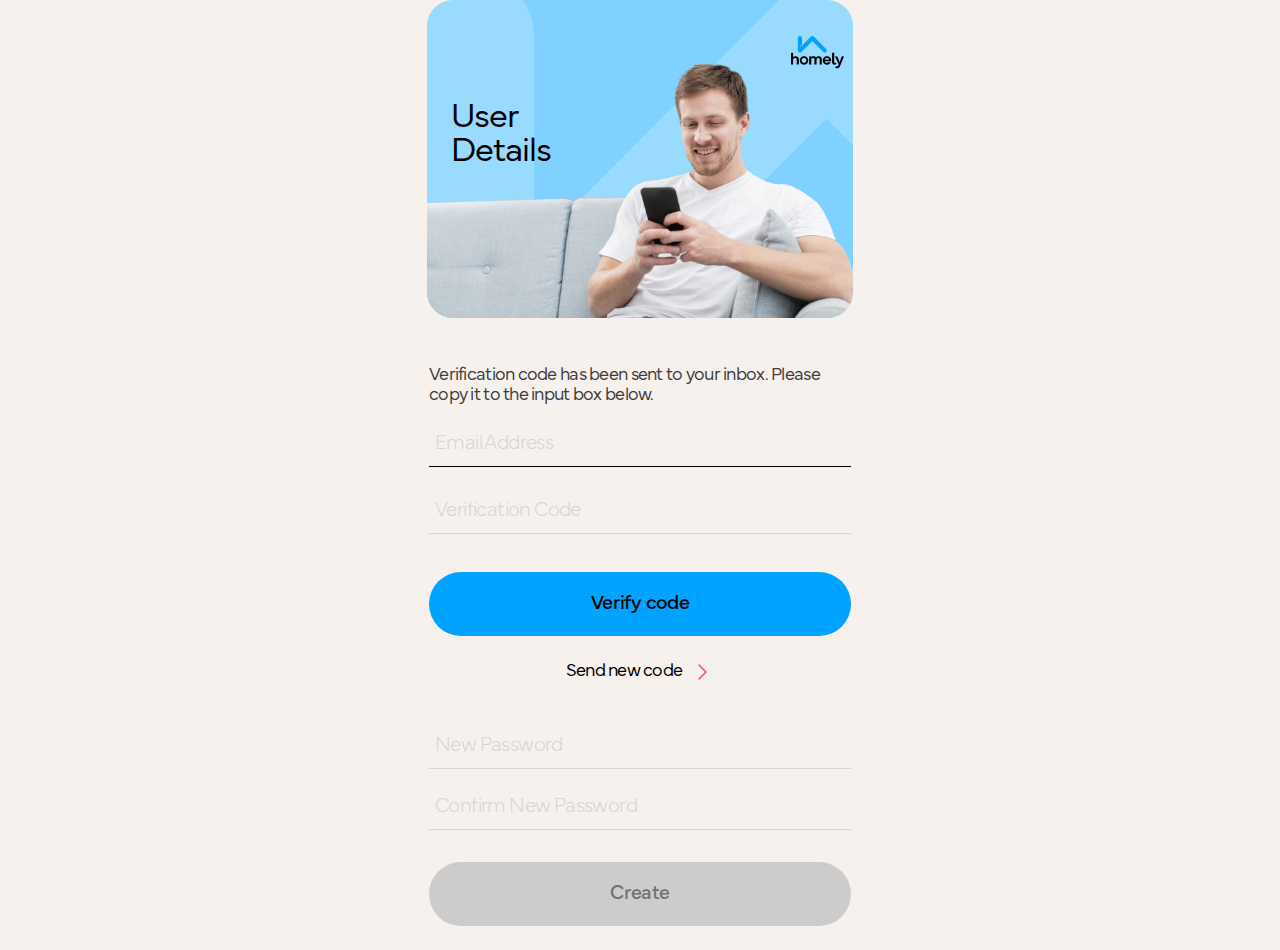
<file: common.html>
<!DOCTYPE html>
<html>
  <head>
    <title>Choose your account</title>

    <meta charset="utf-8" />
    <meta http-equiv="X-UA-Compatible" content="IE=edge" />
    <meta name="viewport" content="width=device-width, initial-scale=1" />
    <!-- common css  start -->

    <style>
      @font-face {
        font-family: "Mundial";
        font-style: normal;
        font-weight: normal;
        font-display: swap;
        src: url("https://umesh-moonraft.github.io/fonts/Mundial-Regular.otf")
          format("opentype");
      }

      @font-face {
        font-family: "Mundial";
        font-style: normal;
        font-weight: 300;
        font-display: swap;
        src: url("https://umesh-moonraft.github.io/fonts/Mundial-Light.otf")
          format("opentype");
      }

      @font-face {
        font-family: "Mundial";
        font-style: normal;
        font-weight: 100;
        font-display: swap;
        src: url("https://umesh-moonraft.github.io/fonts/Mundial-Thin.otf")
          format("opentype");
      }
      @font-face {
        font-family: "Mundial";
        font-style: normal;
        font-weight: 600;
        font-display: swap;
        src: url("https://umesh-moonraft.github.io/fonts/Mundial-SemiBold.otf")
          format("opentype");
      }

      @font-face {
        font-family: "Mundial";
        src: url("https://umesh-moonraft.github.io/fonts/Mundial-Bold.otf")
          format("opentype");
        font-weight: bold;
        font-style: normal;
      }

      * {
        font-family: "Mundial", sans-serif;
        appearance: none;
      }

      html {
        --homely-sky: #00a3ff;
        --secondary-text: #3f3f3f;
        --grey: #d6d6d6;
        --light-sky: #80d1ff;
      }

      body {
        background-attachment: fixed;
        background-position: center;
        background-repeat: no-repeat;
        background-size: cover;
        text-align: left;
        display: flex;
        justify-content: center;
        margin: 0;
        padding: 0;
        color: #000;
        height: 100vh;
        background-color: #f7f1ed;
      }

      main {
        max-width: 470px;
        width: 100%;
        height: 100%;
        display: flex;
        flex-direction: column;
      }

      :focus-visible {
        outline: none;
      }

      button:focus-visible,
      button:focus,
      button:active,
      button:hover,
      button:active {
        outline: none;
      }

      .container {
        justify-content: center;
        display: flex;
        padding: 0;
      }

      .unified_container {
        padding: 0 24px;
        flex: 1;
      }

      ul {
        padding: 0;
        margin: 0;
      }
      ul li {
        list-style: none;
        margin: 0;
      }
      label {
        font-weight: 600;
      }

      a,
      a:focus {
        text-decoration: none;
        outline: none;
        font-size: 14px;
        font-weight: 300;
        line-height: 24px;
        letter-spacing: -0.03em;
        text-align: left;
        color: var(--secondary-text);
      }

      img[data-tenant-branding-background="true"] {
        width: 100%;
        height: 100%;
        object-fit: cover;
        z-index: 0;
        position: fixed;
        left: 0;
        overflow: hidden;
        top: 0;
      }
      div[data-tenant-branding-background-color="true"] {
        width: 100%;
        height: 100%;
        position: fixed;
        z-index: 0;
      }
      #api {
        margin: 0 auto;
      }
      .heading h1 {
        margin-bottom: 20px;
      }

      ul {
        padding: 0;
      }
      #simplemodal-container .simplemodal-data {
        padding: 5px 8px;
        overflow: hidden;
        background-color: #fff;
        border-radius: 3px;
        font-style: italic;
      }
      #LocalAccountSigninEmailExchange,
      #SignInWithLogonNameExchange {
        background-image: url(none);
        background-size: 10%;
        background-position-x: 95%;
        background-position-y: 50%;
        background-repeat: no-repeat;
        border-radius: 0.2rem;
        width: 100%;
        width: 100%;
        font-size: 1em;
        margin-left: auto;
      }

      .buttons button {
        touch-action: manipulation;
        user-select: none;
        white-space: nowrap;
        width: inherit;
        -moz-user-select: none;
        -ms-touch-action: manipulation;
        -ms-user-select: none;
        -webkit-user-select: none;

        display: block;
        border: none;
        font-size: 20px;
        font-weight: 400;
        line-height: 18px;
        letter-spacing: -0.03em;
        text-align: center;
        height: 64px;
        border-radius: 32px;
        background-color: var(--homely-sky);
        padding: 16px 24px;
        width: 100%;
        color: #000;
        cursor: pointer;
      }

      .buttons #continue:disabled,
      .buttons button[aria-disabled="true"] {
        color: #727272;
        background-color: #cccccc;
      }

      /* .buttons button:not([aria-disabled="true"]) {
  opacity: 1;
} */
      .buttons #cancel {
        display: none;
      }
      .buttons #cancel:hover {
        color: #000 !important;
      }
      .buttons #cancel:before {
        padding: 10px;
        vertical-align: sub;
        zoom: 90%;
        display: inline-block;
      }

      #attributeList ul li.EmailBox label,
      #attributeList ul li.Password label,
      #attributeList ul li.TextBox label {
        display: none !important;
      }

      #api .working {
        /* background: url([data-uri])
    no-repeat; */

        width: auto;
        height: 64px;
        background: url(https://umesh-moonraft.github.io/images/Spinner.svg)
          no-repeat;
        background-size: 64px;
        animation: spin 4s linear infinite;
        background-position: center bottom;
      }

      @keyframes spin {
        0% {
          transform: rotate(0deg);
        }
        100% {
          transform: rotate(360deg);
        }
      }

      #attributeList ul li .attrEntry .dropdown_single {
        height: 45px;
        width: 100%;
        margin-bottom: 15px;
        padding-left: 15px;
      }
      #attributeList ul li .attrEntry div#cpiminternal_dateOfBirth.date {
        margin-bottom: 15px;
        display: table;
        width: 100%;
      }
      #attributeList ul li .attrEntry div#cpiminternal_dateOfBirth.date select {
        display: table-cell;
        height: 45px;
        padding-left: 15px;
      }
      #attributeList
        ul
        li
        .attrEntry
        div#cpiminternal_dateOfBirth
        select#cpiminternal_dateOfBirth_day.day {
        margin-right: 3%;
        width: 23%;
      }
      #attributeList
        ul
        li
        .attrEntry
        div#cpiminternal_dateOfBirth
        select#cpiminternal_dateOfBirth_month.month {
        margin-right: 3%;
        width: 38%;
      }
      #attributeList
        ul
        li
        .attrEntry
        div#cpiminternal_dateOfBirth
        select#cpiminternal_dateOfBirth_year.year {
        width: 33%;
      }
      #attributeList ul li .helpLink {
        display: none;
      }

      input[type="password"] {
        appearance: none;
      }

      input {
        outline: 0;
        background-color: transparent !important;
        background-image: none !important;
        border-style: none;
        border-bottom: 1px solid var(--grey);
        color: var(--secondary-text);
        display: block;

        border-radius: 0;

        font-family: Mundial;
        font-size: 20px;
        font-weight: 300;
        line-height: 24px;
        letter-spacing: -0.03em;
        text-align: left;
        padding-block: 10px;
        padding-inline: 6px;
      }

      input.highlightError,
      input:invalid {
        border-color: #ec0000;
      }

      .error.show ~ input {
        border-color: #ec0000;
      }

      input::placeholder,
      input::-webkit-input-placeholder {
        color: var(--grey);
        font-family: Mundial;
        font-size: 20px;
        font-weight: 100;
        line-height: 24px;
        letter-spacing: -0.03em;
        text-align: left;
      }

      input:focus {
        border-style: none;
        border-bottom: 1px solid #000;
      }

      span.required {
        display: none;
      }

      .error {
        color: #ec0000;
        text-align: left;
        font-family: Mundial;
        font-size: 14px;
        font-weight: 100;
        line-height: 20px;
        letter-spacing: 0px;
        text-align: left;
      }

      .Password .attrEntry {
        height: auto !important;
      }

      .Password .error {
        min-height: 16px;
      }

      .verifying-modal {
        display: none;
      }
    </style>

    <!-- common css end -->

    <!-- header css start -->

    <style>
      header .logo {
        height: 38px;
        width: 64px;
        position: absolute;
        top: 32px;
        right: 4px;
      }

      header .title {
        font-size: 34px;
        font-weight: 300;
        line-height: 34px;
        letter-spacing: -0.03em;
        text-align: left;
        margin-top: 102px;
      }

      header {
        display: flex;
        padding: 0 22px;
      }

      header .outer-container {
        background-color: var(--light-sky);
        background-image: url("https://umesh-moonraft.github.io/images/auth_banner_background.svg");
        background-size: cover;
        height: 378px;
        border-radius: 26px;
        width: 100%;
        overflow: hidden;
        background-repeat: no-repeat;
      }

      header .container {
        height: 100%;
        position: relative;
        background: transparent;
        background-image: url("https://umesh-moonraft.github.io/images/auth_banner.png");
        background-repeat: no-repeat;
        background-position: bottom;
        background-size: contain;
        background-origin: padding-box;
        padding: 0 24px;
        justify-content: flex-start;
        flex-direction: column;
      }

      header span {
        display: block;
      }

      header .subtitle {
        font-size: 18px;
        font-weight: 300;
        line-height: 20px;
        letter-spacing: -0.04em;
        text-align: left;
        color: #3f3f3f;
        margin-top: 16px;
      }
    </style>

    <!-- header css end -->

    <style>
      .unified_container #api {
        display: flex;
        flex-direction: column;
        margin: 0;
        width: 100%;
        height: 100%;
      }
      .unified_container #api .intro {
        display: none;
      }

      .unified_container #api .divider {
        display: none;
      }
      .unified_container #api .localAccount {
        position: relative;
        width: 100%;
      }
      .unified_container #api .localAccount .intro h2 {
        font-size: 20px;
        display: none;
      }

      .unified_container #api .localAccount .entry .buttons button {
        margin-top: 40px;
      }
      .forgot-password {
        text-align: left;
      }
      .forgot-password.center-height {
        position: absolute;
        right: 0;
        bottom: 0;
        clear: right;
        cursor: pointer;
        text-align: right;
      }

      .unified_container #api .localAccount .entry .entry-item {
        position: relative;
        width: 100%;
        padding-top: 6px;
        padding-bottom: 6px;
        display: block;
      }
      .unified_container #api .localAccount .entry .entry-item label {
        display: none;
      }
      .unified_container #api .localAccount .entry .entry-item input {
        outline: 0;
        background-color: transparent !important;
        background-image: none !important;
        border-style: none;
        border-bottom: 1px solid var(--grey);
        color: var(--secondary-text);
        display: inline-block;
        /* transition: border-color ease-in-out 0.15s, box-shadow ease-in-out 0.15s !important; */
        width: 100% !important;
        /* -o-transition: border-color ease-in-out 0.15s, */
        /* box-shadow ease-in-out 0.15s !important; */
        /* -webkit-transition: border-color ease-in-out 0.15s, */
        /* -webkit-box-shadow ease-in-out 0.15s !important; */

        font-family: Mundial;
        font-size: 20px;
        font-weight: 300;
        line-height: 24px;
        letter-spacing: -0.03em;
        text-align: left;
        padding-block: 6px;
        padding-inline: 4px;
      }

      .unified_container
        #api
        .localAccount
        .entry
        .entry-item
        input::placeholder,
      .unified_container
        #api
        .localAccount
        .entry
        .entry-item
        input::-webkit-input-placeholder {
        color: var(--grey);
        font-family: Mundial;
        font-size: 20px;
        font-weight: 100;
        line-height: 24px;
        letter-spacing: -0.03em;
        text-align: left;
      }

      .unified_container #api .localAccount .entry .entry-item #password {
        margin-bottom: 20px;
      }
      .unified_container #api .localAccount .entry .entry-item .password-label {
        text-align: left;
        height: 0;
        left: 0;
        width: 100%;
      }
      @keyframes slideInFromLeft {
        0% {
          opacity: 0;
          transform: translateX(-30%);
        }
        100% {
          opacity: 1;
          transform: translateX(0);
        }
      }
      .create {
        animation: 0.5s ease-out 0s 1 slideInFromLeft;
      }
      .unified_container
        #api
        .localAccount
        .entry
        .entry-item
        .password-label
        #forgotPassword {
        position: absolute;
        right: 0;
        bottom: 0;
        clear: right;
        cursor: pointer;
        text-align: right;
      }
      .unified_container #api .localAccount .rememberMe {
        position: relative;
        margin-top: -2.25rem;
        text-align: left;
        width: 16rem;
      }
      .unified_container #api .localAccount .rememberMe.align-to-left {
        margin-top: 1rem;
        text-align: left;
      }

      .unified_container #api .localAccount .create p {
        text-align: right;
        margin-top: 7rem;
        margin-right: -1.5rem;
      }
      .unified_container #api .claims-provider-list-text-links p {
        text-align: right;
        margin-top: 7rem;
      }
      .unified_container #api .localAccount .create #createAccount {
        border-radius: 0.2rem;
        display: inline-block;
        font-size: 1em;
        font-weight: 400;
        height: inherit;
        line-height: 1.3333333;
        padding: 10px 16px;
        text-align: center;
        touch-action: manipulation;
        user-select: none;
        white-space: nowrap;
        -moz-user-select: none;
        -ms-touch-action: manipulation;
        -ms-user-select: none;
        -webkit-user-select: none;
        width: auto;
        margin-top: -3rem;
        cursor: pointer;
      }
      .unified_container #api .social {
        display: flex;
        justify-content: space-between;
        align-items: center;
        order: 1;
        margin-top: 40px;
      }

      .unified_container #api .social .options {
        display: flex;
        gap: 16px;
      }
      .unified_container #api .accountButton {
        position: relative;
        display: block;
        height: 64px;
        overflow: hidden;
        padding: 0;
        font-size: 14px;
        font-weight: 400;
        line-height: 17px;
        letter-spacing: 0px;

        border: 1px solid #00a3ff;
        border-radius: 32px;
        width: 100%;
        cursor: pointer;
      }

      #api .accountButton::before {
        position: absolute;
        content: "";
        height: 40px;
        width: 40px;
        border-radius: 20px;
        background-color: white;
        left: 12px;
        top: 0;
        bottom: 0;
        margin: auto 0;
        background-position: center;
        background-repeat: no-repeat;
      }

      .claims-provider-list-text-links-bottom-under-form {
        text-align: right;
      }
      @media (max-width: 100%) {
        .unified_container {
          margin-top: auto;
          margin-bottom: auto;
          height: 550px;
        }
        .unified_container {
          padding: 15px 10px;
          margin-top: 20px;
        }
        .unified_container .companyName {
          display: none;
        }
        .unified_container .companyLogo {
          display: block;
        }
        .unified_container h3 {
          display: block;
        }
        .unified_container #api {
          width: auto;
        }
        .unified_container #api .social {
          top: 370px;
          width: auto;
        }
        .unified_container #api .social .options .accountButton {
          height: 40px;
        }
        .unified_container #api .social .options #FacebookExchange {
          background-size: 12px;
          background-position: 50% 75%;
          margin-bottom: 10px;
        }
        .unified_container #api .social .options #GoogleExchange {
          background-size: 20px;
          background-position: 50% 75%;
          margin-bottom: 10px;
        }
        .unified_container #api .social .options #TwitterExchange {
          background-size: 20px;
          background-position-x: 56px;
          background-position-y: 14px;
          margin-bottom: 10px;
        }
        .unified_container #api .localAccount {
          top: 20px;
        }
        .unified_container #api .localAccount .entry .entry-item {
          display: block;
          width: 100%;
          margin-bottom: 10px;
        }
        .unified_container
          #api
          .localAccount
          .entry
          .entry-item
          .password-label {
          top: 145px;
        }
        .unified_container
          #api
          .localAccount
          .entry
          .entry-item
          #logonIdentifier {
          height: 40px;
        }
        .unified_container #api .localAccount .entry .entry-item #password {
          height: 40px;
        }
        .unified_container #api .localAccount .entry .entry-item:nth-child(2) {
          width: auto;
          float: left;
        }
        .unified_container #api .localAccount .entry .buttons #next {
          width: auto;
          text-indent: -4px;
          height: 40px;
          line-height: 0;
          position: relative;
          bottom: 5px;
          left: 8px;
        }
      }
      @media screen and (max-width: 320px) {
        .unified_container
          #api
          .localAccount
          .entry
          .entry-item
          .password-label
          #forgotPassword {
          right: 0;
          bottom: 0;
        }
        .forgot-password.center-height {
          right: 0;
          bottom: 0;
        }
        .unified_container #api .localAccount .rememberMe {
          width: 50%;
        }
      }
      #simplemodal-overlay {
        background: #000;
      }
      #simplemodal-container {
        background: #fff;
        padding: 30px 20px 20px;
        text-align: left;
        -webkit-box-shadow: 0 0 30px 2px rgba(0, 0, 0, 0.5);
        -moz-box-shadow: 0 0 30px 2px rgba(0, 0, 0, 0.5);
        box-shadow: 0 0 30px 2px rgba(0, 0, 0, 0.5);
        overflow: hidden;
      }
      #simplemodal-container h2 {
        /* font-family: Arial, Helvetica, sans-serif; */
        color: #1c5b96;
        font-size: 20px;
        line-height: 26px;
        margin-bottom: 10px;
      }
      #simplemodal-container h1 {
        margin-bottom: 20px;
      }

      #api .intro p {
        text-align: left;
        font-size: 1.5em;
        margin: auto;
        margin-top: 1.5rem;
      }
      table {
        width: 40%;
        margin: auto;
      }
      .alert-modal {
        display: none;
      }

      #SignInWithLogonNameExchange {
        background-color: #fff;
        background-size: 10%;
        background-position-x: 2%;
        background-position-y: 50%;
        color: #296ec6;
        border-color: #296ec6;
        border-width: thin;
        border-style: solid;
        background-repeat: no-repeat;
        border-radius: 0.2rem;
        width: 100%;
        font-size: 1em;
        margin-left: auto;
        margin-bottom: 0;
      }

      #api .heading {
        display: none !important;
      }

      .entry,
      .localAccount {
        display: contents;
      }

      .unified_container #api .social .intro h2 {
        display: none;
      }

      #api .social .intro::before {
        content: "Or Log in with";
        color: var(--secondary-text);
        font-size: 20px;
        font-weight: 300;
        line-height: 24px;
        letter-spacing: -0.03em;
        text-align: left;
        margin: 0;
      }
    </style>
    <style>
      .helpLink {
        display: none;
      }

      #continue {
        margin-top: 16px;
        margin-bottom: 24px;
      }
      .emailVerificationControl_li {
        margin-bottom: 40px;
      }

      .emailVerificationControl_li .buttons {
        margin-top: 16px;
        display: flex;
        flex-direction: column;
        align-items: center;
      }

      .verificationSuccessText,
      .verificationInfoText {
        margin-bottom: 16px !important;
        font-family: Mundial;
        font-size: 18px;
        font-weight: 300;
        line-height: 20px;
        letter-spacing: -0.04em;
        text-align: left;
        color: var(--secondary-text);
      }

      header .outer-container {
        height: 318px;
      }

      header .container {
        background-image: url("https://umesh-moonraft.github.io/images/auth_banner_email_signup.png");
      }

      .buttons button.sendNewCode {
        all: unset;
        margin-top: 24px;
        font-family: Mundial;
        font-size: 18px;
        font-weight: 300;
        line-height: 20px;
        letter-spacing: -0.04em;
        text-align: left;
        color: #000000;
        cursor: pointer;
      }

      .buttons button.sendNewCode::after {
        content: "";
        width: 24px;
        height: 24px;
        background: url(https://umesh-moonraft.github.io/images/chevron_right.svg)
          no-repeat;
        background-size: 24px;
        display: inline-block;
        vertical-align: middle;
        margin-left: 8px;
      }

      #attributeList .Password .attrEntry,
      #attributeList .EmailBox .attrEntry,
      #attributeList .TextBox .attrEntry {
        display: flex;
        flex-direction: column;
        height: 67px;
      }

      .attrEntry .error {
        order: 1;
      }

      main {
        gap: 32px;
      }

      #attributeVerification {
        display: flex;
        flex-direction: column;
        height: 100%;
      }

      #attributeVerification > .buttons {
        margin-top: auto;
      }

      .changeClaims {
        visibility: hidden;
      }
    </style>
  </head>
  <body>
    <main>
      <header>
        <div class="outer-container">
          <div class="container">
            <img
              class="logo"
              src="https://umesh-moonraft.github.io/images/homely_logo.png"
              alt="homely-logo"
            />
            <div class="title">
              <span>User</span>
              <span>Details</span>
            </div>
          </div>
        </div>
      </header>
      <div class="container unified_container" role="presentation">
        <div id="api" data-name="SelfAsserted" role="main">
          <div class="heading">
            <h1 role="heading">User Details</h1>
          </div>
          <div class="buttons"></div>
          <div class="intro">
            <p>Please provide the following details.</p>
          </div>
          <form id="attributeVerification">
            <div
              id="requiredFieldMissing"
              class="error pageLevel"
              style="display: none"
              aria-hidden="true"
            >
              A required field is missing. Please fill out all required fields
              and try again.
            </div>
            <div
              id="fieldIncorrect"
              class="error pageLevel"
              style="display: none"
              aria-hidden="true"
            >
              One or more fields are filled out incorrectly. Please check your
              entries and try again.
            </div>
            <div
              id="captchaUnresolved"
              class="error pageLevel"
              style="display: none"
              aria-hidden="true"
            >
              Captcha challenge is not resolved. Please solve it to proceed.
            </div>
            <div
              id="claimVerificationServerError"
              class="error pageLevel"
              style="display: none"
              aria-hidden="true"
            ></div>
            <div id="attributeList" class="attr">
              <ul>
                <li class="VerificationControl emailVerificationControl_li">
                  <div class="attrEntry">
                    <label
                      id="emailVerificationControl_label"
                      for="emailVerificationControl"
                      class=""
                    ></label>
                    <div class="error itemLevel" role="alert"></div>
                    <div
                      class="verificationControlContent"
                      id="emailVerificationControl"
                    >
                      <div
                        class="verificationInfoText"
                        style="margin-bottom: 5px"
                      >
                        <div
                          id="emailVerificationControl_info_message"
                          aria-hidden="true"
                          role="alert"
                          aria-label="Verification is necessary. Please click Send button."
                          style="display: none"
                        >
                          Verification is necessary. Please click Send button.
                        </div>
                      </div>
                      <div
                        class="verificationSuccessText"
                        style="margin-bottom: 5px"
                      >
                        <div
                          id="emailVerificationControl_success_message"
                          aria-hidden="false"
                          role="alert"
                          aria-label="Verification code has been sent to your inbox. Please copy it to the input box below."
                          style="display: inline"
                        >
                          Verification code has been sent to your inbox. Please
                          copy it to the input box below.
                        </div>
                      </div>
                      <div class="verificationErrorText error">
                        <div
                          id="emailVerificationControl_error_message"
                          aria-hidden="true"
                          role="alert"
                          aria-label=""
                          style="display: none"
                        ></div>
                      </div>
                      <ul>
                        <li
                          class="EmailBox email_li email"
                          aria-hidden="false"
                          style="display: inline"
                        >
                          <div class="attrEntry">
                            <label id="email_label" for="email" class="required"
                              >Email Address</label
                            >
                            <div
                              class="error itemLevel"
                              role="alert"
                              aria-hidden="true"
                              aria-label=""
                            ></div>
                            <input
                              id="email"
                              class="textInput"
                              type="email"
                              placeholder="Email Address"
                              pattern="^[a-zA-Z0-9!#$%&amp;'+^_`{}~-]+(?:\.[a-zA-Z0-9!#$%&amp;'+^_`{}~-]+)*@(?:[a-zA-Z0-9](?:[a-zA-Z0-9-]*[a-zA-Z0-9])?\.)+[a-zA-Z0-9](?:[a-zA-Z0-9-]*[a-zA-Z0-9])?$"
                              title="Email address that can be used to contact you."
                              aria-required="true"
                              autofocus="autofocus"
                            /><a
                              class="helpLink tiny"
                              href="javascript:void(0)"
                              data-help="Email address that can be used to contact you."
                              >What is this?</a
                            >
                          </div>
                        </li>
                        <li
                          class="TextBox emailVerificationCode_li VerificationCode"
                          aria-hidden="false"
                          style="display: inline"
                        >
                          <div class="attrEntry">
                            <label
                              id="emailVerificationCode_label"
                              for="emailVerificationCode"
                              class="required"
                              >Verification Code</label
                            >
                            <div
                              class="error itemLevel"
                              role="alert"
                              aria-hidden="true"
                              aria-label=""
                            ></div>
                            <input
                              id="emailVerificationCode"
                              class="textInput"
                              type="text"
                              placeholder="Verification Code"
                              title="Enter your verification code"
                              aria-required="true"
                              autocomplete="off"
                            /><a
                              class="helpLink tiny"
                              href="javascript:void(0)"
                              data-help="Enter your verification code"
                              >What is this?</a
                            >
                          </div>
                        </li>
                      </ul>
                      <div
                        class="working"
                        style="display: none"
                        aria-hidden="true"
                        aria-label="Please wait"
                        aria-live="assertive"
                        role="alert"
                      ></div>
                      <div class="buttons">
                        <button
                          class="sendCode"
                          id="emailVerificationControl_but_send_code"
                          type="button"
                          aria-label="Send verification code"
                          aria-hidden="true"
                          style="display: none"
                        >
                          Send verification code</button
                        ><button
                          class="verifyCode"
                          id="emailVerificationControl_but_verify_code"
                          type="button"
                          aria-label="Verify code"
                          aria-hidden="false"
                          style="display: inline"
                        >
                          Verify code</button
                        ><button
                          class="sendNewCode"
                          id="emailVerificationControl_but_send_new_code"
                          type="button"
                          aria-label="Send new code"
                          aria-hidden="false"
                          style="display: inline"
                        >
                          Send new code</button
                        ><button
                          class="changeClaims"
                          id="emailVerificationControl_but_change_claims"
                          type="button"
                          aria-label="Change e-mail"
                          aria-hidden="true"
                          style="display: none"
                        >
                          Change e-mail
                        </button>
                      </div>
                    </div>
                    <a class="helpLink tiny" href="javascript:void(0)"
                      >What is this?</a
                    >
                  </div>
                </li>
                <li class="Password newPassword_li">
                  <div class="attrEntry">
                    <label
                      id="newPassword_label"
                      for="newPassword"
                      class="required"
                      >New Password</label
                    >
                    <div class="error itemLevel" role="alert"></div>
                    <input
                      id="newPassword"
                      class="textInput"
                      type="password"
                      placeholder="New Password"
                      title="Enter new password"
                      autocomplete="new-password"
                      aria-required="true"
                      aria-disabled="true"
                      disabled="disabled"
                      tabindex="-1"
                    /><a
                      class="helpLink tiny"
                      href="javascript:void(0)"
                      data-help="Enter new password"
                      >What is this?</a
                    >
                  </div>
                </li>
                <li class="Password reenterPassword_li">
                  <div class="attrEntry">
                    <label
                      id="reenterPassword_label"
                      for="reenterPassword"
                      class="required"
                      >Confirm New Password</label
                    >
                    <div class="error itemLevel" role="alert"></div>
                    <input
                      id="reenterPassword"
                      class="textInput"
                      type="password"
                      placeholder="Confirm New Password"
                      title="Confirm new password"
                      autocomplete="new-password"
                      aria-required="true"
                      aria-disabled="true"
                      disabled="disabled"
                      tabindex="-1"
                    /><a
                      class="helpLink tiny"
                      href="javascript:void(0)"
                      data-help="Confirm new password"
                      >What is this?</a
                    >
                  </div>
                </li>
              </ul>
            </div>
            <div class="buttons">
              <button
                id="continue"
                type="submit"
                form="attributeVerification"
                aria-disabled="true"
                aria-label="Create"
                tabindex="-1"
              >
                Create</button
              ><button id="cancel" aria-label="Cancel" formnovalidate="">
                Cancel
              </button>
            </div>

            <div
              class="verifying-modal"
              aria-live="assertive"
              aria-labelledby="verifying_blurb"
            >
              <div id="verifying_blurb"></div>
            </div>
          </form>
        </div>
      </div>
    </main>
  </body>
</html>
</file>
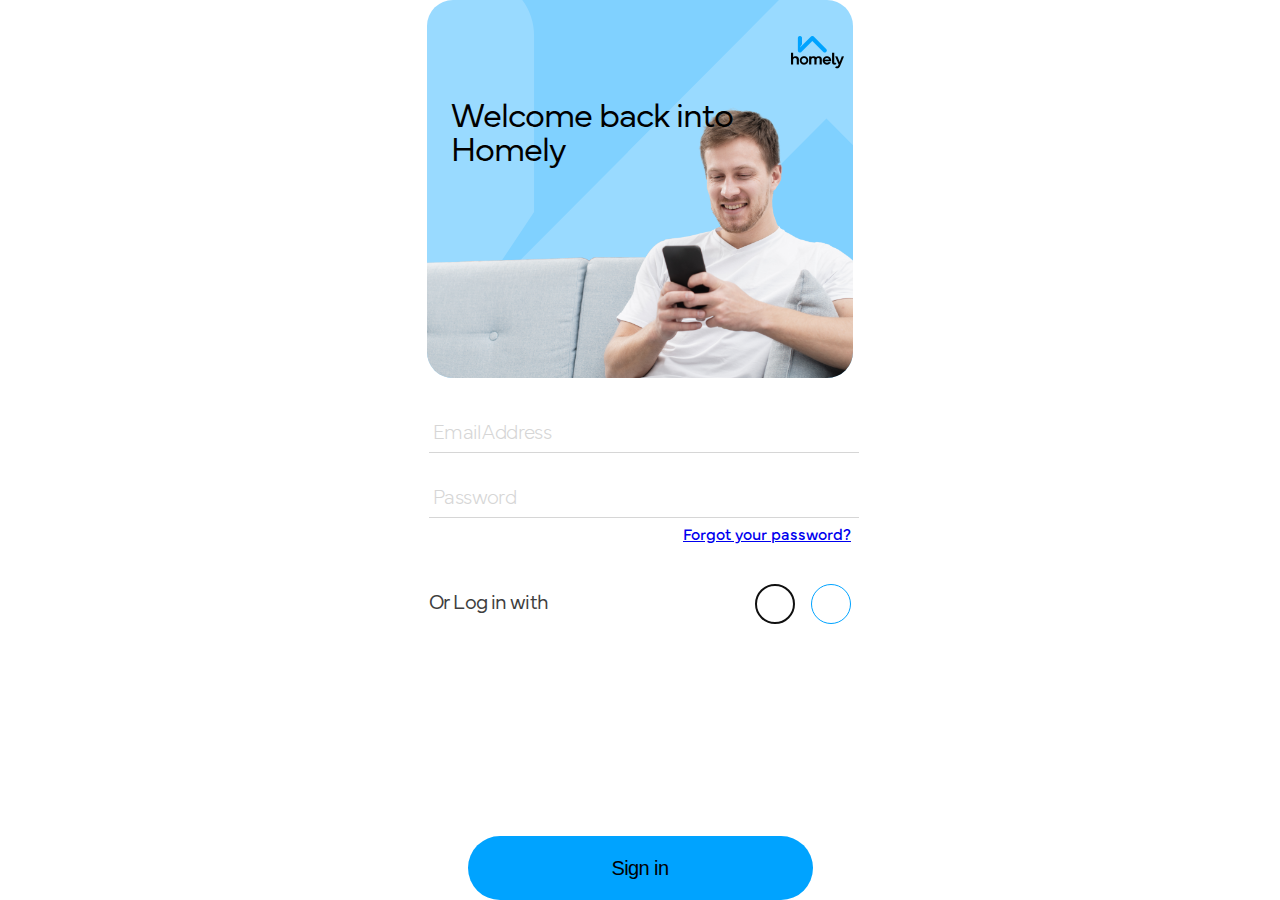
<file: idpSelector.html>
<!DOCTYPE html>
<html>
  <head>
    <title>Choose your account</title>

    <meta charset="utf-8" />
    <meta http-equiv="X-UA-Compatible" content="IE=edge" />
    <meta name="viewport" content="width=device-width, initial-scale=1" />
    <!-- <link
      href="https://ajax.aspnetcdn.com/ajax/bootstrap/3.3.5/css/bootstrap.min.css"
      rel="stylesheet"
      type="text/css"
    /> -->
    <style id="common">
      #AmazonExchange {
        background-image: url(https://homelyukb2c.b2clogin.com/static/tenant/templates/idp_logos/colored/amazon.svg);
      }
      #AmazonExchange:hover {
        background-image: url(https://homelyukb2c.b2clogin.com/static/tenant/templates/idp_logos/white/amazon.svg);
      }
      #FacebookExchange {
        background-image: url(https://homelyukb2c.b2clogin.com/static/tenant/templates/idp_logos/colored/facebook.svg);
      }
      #FacebookExchange:hover {
        background-image: url(https://homelyukb2c.b2clogin.com/static/tenant/templates/idp_logos/white/facebook.svg);
      }
      #GitHubExchange {
        background-image: url(https://homelyukb2c.b2clogin.com/static/tenant/templates/idp_logos/colored/github.svg);
      }
      /* #GitHubExchange:hover {
        background-image: url(https://homelyukb2c.b2clogin.com/static/tenant/templates/idp_logos/white/github.svg);
      } */
      #AppleExchange,
      #AppleManagedExchange {
        background-image: url(https://homelyukb2c.b2clogin.com/static/tenant/templates/idp_logos/colored/apple.svg);
      }
      /* #AppleExchange:hover,
      #AppleManagedExchange:hover {
        background-image: url(https://homelyukb2c.b2clogin.com/static/tenant/templates/idp_logos/white/apple.svg);
      } */
      #GoogleExchange {
        background-image: url(https://homelyukb2c.b2clogin.com/static/tenant/templates/idp_logos/colored/google.svg);
      }
      /* #GoogleExchange:hover {
        background-image: url(https://homelyukb2c.b2clogin.com/static/tenant/templates/idp_logos/white/google.svg);
      } */
      #LinkedInExchange {
        background-image: url(https://homelyukb2c.b2clogin.com/static/tenant/templates/idp_logos/colored/linkedin.svg);
      }
      #LinkedInExchange:hover {
        background-image: url(https://homelyukb2c.b2clogin.com/static/tenant/templates/idp_logos/white/linkedin.svg);
      }
      #MicrosoftAccountExchange {
        background-image: url(https://homelyukb2c.b2clogin.com/static/tenant/templates/idp_logos/colored/microsoft.svg);
      }
      #MicrosoftAccountExchange:hover {
        background-image: url(https://homelyukb2c.b2clogin.com/static/tenant/templates/idp_logos/white/microsoft.svg);
      }
      #QQExchange {
        background-image: url(https://homelyukb2c.b2clogin.com/static/tenant/templates/idp_logos/colored/qq.svg);
      }
      #QQExchange:hover {
        background-image: url(https://homelyukb2c.b2clogin.com/static/tenant/templates/idp_logos/white/qq.svg);
      }
      #TwitterExchange {
        background-image: url(https://homelyukb2c.b2clogin.com/static/tenant/templates/idp_logos/colored/twitter.svg);
      }
      #TwitterExchange:hover {
        background-image: url(https://homelyukb2c.b2clogin.com/static/tenant/templates/idp_logos/white/twitter.svg);
      }
      #WeChatExchange {
        background-image: url(https://homelyukb2c.b2clogin.com/static/tenant/templates/idp_logos/colored/wechat.svg);
      }
      #WeChatExchange:hover {
        background-image: url(https://homelyukb2c.b2clogin.com/static/tenant/templates/idp_logos/white/wechat.svg);
      }
      #WeiboExchange {
        background-image: url(https://homelyukb2c.b2clogin.com/static/tenant/templates/idp_logos/colored/weibo.svg);
      }
      #WeiboExchange:hover {
        background-image: url(https://homelyukb2c.b2clogin.com/static/tenant/templates/idp_logos/white/weibo.svg);
      }
      .buttons #cancel:before {
        content: url(https://homelyukb2c.b2clogin.com/static/tenant/templates/images/left-arrow.svg);
      }
    </style>
    <style id="idpselector">
      #SignInWithLogonNameExchange,
      #SignUpWithLogonEmailExchange,
      #SignUpWithLogonNameExchange {
        background-image: url(https://homelyukb2c.b2clogin.com/static/tenant/templates/idp_logos/colored/local.svg);
      }
      #SignInWithLogonNameExchange:hover,
      #SignUpWithLogonEmailExchange:hover,
      #SignUpWithLogonNameExchange:hover {
        background-image: url(https://homelyukb2c.b2clogin.com/static/tenant/templates/idp_logos/white/local.svg);
      }
      #SignUpWithLogonEmailExchange.text-link {
        background-image: none;
        background-color: transparent !important;
      }
      #SignUpWithLogonEmailExchange.text-link:hover {
        background-image: none;
        background-color: transparent !important;
      }
    </style>
    <!-- common.css -->
    <style>
      /* Following are generated styles via gulp. */
      /* inject: css */
      @font-face {
        font-family: "Mundial";
        font-style: normal;
        font-weight: normal;
        font-display: swap;
        src: url("https://umesh-moonraft.github.io/fonts/Mundial-Regular.otf")
          format("opentype");
      }

      @font-face {
        font-family: "Mundial";
        font-style: normal;
        font-weight: 300;
        font-display: swap;
        src: url("https://umesh-moonraft.github.io/fonts/Mundial-Light.otf")
          format("opentype");
      }

      @font-face {
        font-family: "Mundial";
        font-style: normal;
        font-weight: 100;
        font-display: swap;
        src: url("https://umesh-moonraft.github.io/fonts/Mundial-Thin.otf")
          format("opentype");
      }
      @font-face {
        font-family: "Mundial";
        font-style: normal;
        font-weight: 600;
        font-display: swap;
        src: url("https://umesh-moonraft.github.io/fonts/Mundial-SemiBold.otf")
          format("opentype");
      }

      @font-face {
        font-family: "Mundial";
        src: url("https://umesh-moonraft.github.io/fonts/Mundial-Bold.otf")
          format("opentype");
        font-weight: bold;
        font-style: normal;
      }
      html {
        background: 0 0;
        --homely-sky: #00a3ff;
        --secondary-text: #3f3f3f;
        --grey: #d6d6d6;
        --light-sky: #80d1ff;
      }

      body {
        font-family: "Mundial", sans-serif;
        background-attachment: fixed;
        background-color: #fff;
        background-position: center;
        background-repeat: no-repeat;
        background-size: cover;
        text-align: left;
      }
      .container {
        justify-content: center;
        display: flex;
        padding: 0;
      }
      a:focus {
        outline: 0;
      }
      select {
        border: none;
        border-bottom: 1px solid #ccc;
      }
      select:focus {
        text-shadow: 0 0 0 #000;
        outline: 0;
        border: none;
        border-bottom: 1px solid #1662c7;
      }
      select:-moz-focusring {
        color: transparent;
      }
      img[data-tenant-branding-background="true"] {
        width: 100%;
        height: 100%;
        object-fit: cover;
        z-index: 0;
        position: fixed;
        left: 0;
        overflow: hidden;
        top: 0;
      }
      div[data-tenant-branding-background-color="true"] {
        width: 100%;
        height: 100%;
        position: fixed;
        z-index: 0;
      }
      #api {
        margin: 0 auto;
      }
      .heading h1 {
        margin-bottom: 20px;
      }
      .col-lg-6 {
        max-width: 470px;
        width: 100%;
        float: none;
        display: inline-block;
        vertical-align: top;
        padding: 0;
        height: 100%;
      }
     
      ul {
        padding: 0;
      }
      #simplemodal-container .simplemodal-data {
        padding: 5px 8px;
        overflow: hidden;
        background-color: #fff;
        border-radius: 3px;
        font-style: italic;
      }
      #LocalAccountSigninEmailExchange,
      #SignInWithLogonNameExchange {
        background-image: url(none);
        background-size: 10%;
        background-position-x: 95%;
        background-position-y: 50%;
        background-repeat: no-repeat;
        border-radius: 0.2rem;
        width: 100%;
        width: 100%;
        font-size: 1em;
        margin-left: auto;
      }
      #LocalAccountSigninEmailExchange:hover,
      #LocalAccountSigninUsernameExchange:hover,
      #SignInWithLogonEmailExchange:hover,
      #SignInWithLogonNameExchange:hover,
      #SignUpWithLogonEmailExchange:hover,
      #SignUpWithLogonNameExchange:hover {
        background-color: #1662c7 !important;
      }
      .buttons button {
        display: block;
        width: 50%;
        height: 40px;
        background-color: #0067b8;
        border-radius: 0.2rem;
        color: #fff;
        font-size: 1em;
        border: none;
        margin-top: 10px;
      }
      .buttons button:hover {
        background-color: #0058ad;
        border-color: #204d74;
      }
      .buttons #continue:disabled,
      .buttons button[aria-disabled="true"] {
        opacity: 0.3;
      }
      .buttons button:not([aria-disabled="true"]) {
        opacity: 1;
      }
      .buttons #cancel {
        padding: 0;
        margin-left: auto;
        background: 0 0;
        border: 0;
        width: inherit;
        position: absolute;
        background-color: transparent;
        top: 2px;
        left: 3.5%;
        font-size: 1em;
        color: #505050;
        box-shadow: none;
        text-align: left;
      }
      .buttons #cancel:hover {
        color: #000 !important;
      }
      .buttons #cancel:before {
        padding: 10px;
        vertical-align: sub;
        zoom: 90%;
        display: inline-block;
      }
      #attributeList ul {
        padding: 0;
      }
      #attributeList ul li {
        list-style: none;
        margin: 1rem 0;
      }
      label {
        font-weight: 600;
      }
      #attributeList ul li label {
        float: left;
      }
      #attributeList ul li.EmailBox label,
      #attributeList ul li.Password label,
      #attributeList ul li.TextBox label {
        display: none !important;
      }
      #attributeList ul li label[for="country"] {
        display: inline-block !important;
      }
      #attributeList ul li label[for="cpiminternal_legalCountry"] {
        float: none;
        text-align: left;
        display: block !important;
      }
      #attributeList ul li label[for="cpiminternal_dateOfBirth"] {
        float: none;
        text-align: left;
        display: block !important;
      }
      #attributeList ul li input {
        outline: 0;
        height: 30px;
        width: 70%;
        border-radius: unset;
        border: none;
        border-bottom: 1px solid #ccc;
        box-shadow: none;
      }
      #attributeList ul li input:focus {
        border: none;
        border-bottom: 1px solid #1662c7;
      }
      #attributeList ul li input::-webkit-input-placeholder {
        text-indent: 20px;
      }
      #attributeList ul li .attrEntry.validate input:invalid {
        border-color: #b00;
      }
      #attributeList ul li .attrEntry .verify {
        margin-top: 15px;
        padding-bottom: 10px;
        position: relative;
        text-align: right;
      }
      #attributeList ul li .attrEntry .verify #email_ver_but_send {
        width: 50%;
        height: 40px;
        background-color: #0067b8;
        color: #fff;
        float: right;
      }
      #attributeList ul li .attrEntry .verify #email_ver_but_send:hover {
        background-color: #0058ad;
      }
      @media screen and (-ms-high-contrast: active) {
        #attributeList ul li .attrEntry .verify button,
        .buttons #continue {
          border: 1px dashed #fff !important;
        }
        #attributeList ul li .attrEntry .verify button:hover,
        .buttons #continue:hover {
          border: 1px solid #fff !important;
        }
      }
      #attributeList ul li .attrEntry .verify #email_ver_but_verify {
        width: inherit;
        padding: 0 20px;
        height: 40px;
        background-color: #0067b8;
        color: #fff;
        margin-left: 148px;
      }
      #attributeList ul li .attrEntry .verify #email_ver_but_verify:hover {
        background-color: #0058ad;
      }
      #attributeList ul li .attrEntry .verify #email_ver_but_resend {
        padding: 0 20px;
        border: 0;
        font-size: 1em;
        height: 40px;
        right: 0;
        bottom: -38px;
        background-color: #0067b8;
        color: #fff;
        width: inherit;
        float: right;
        margin-left: 5px;
      }
      #attributeList ul li .attrEntry .verify #email_ver_but_resend:hover {
        background-color: #0058ad;
      }
      #attributeList ul li .attrEntry .verify #email_ver_but_edit {
        margin-bottom: 15px;
        border: none;
        color: #fff;
        background-color: #0067b8;
        width: 50%;
        height: 40px;
        float: right;
      }
      #attributeList ul li .attrEntry .verify #email_ver_but_edit:hover {
        background-color: #0058ad;
      }
      #attributeList ul li .attrEntry .verify #email_ver_input_label {
        display: none !important;
      }
      #api .working {
        background: url([data-uri])
          no-repeat;
        height: 30px;
        width: auto;
        background-position: center bottom;
      }
      #attributeList ul li .attrEntry .itemLevel {
        display: none;
      }
      #attributeList ul li .attrEntry .dropdown_single {
        height: 45px;
        width: 100%;
        margin-bottom: 15px;
        padding-left: 15px;
      }
      #attributeList ul li .attrEntry div#cpiminternal_dateOfBirth.date {
        margin-bottom: 15px;
        display: table;
        width: 100%;
      }
      #attributeList ul li .attrEntry div#cpiminternal_dateOfBirth.date select {
        display: table-cell;
        height: 45px;
        padding-left: 15px;
      }
      #attributeList
        ul
        li
        .attrEntry
        div#cpiminternal_dateOfBirth
        select#cpiminternal_dateOfBirth_day.day {
        margin-right: 3%;
        width: 23%;
      }
      #attributeList
        ul
        li
        .attrEntry
        div#cpiminternal_dateOfBirth
        select#cpiminternal_dateOfBirth_month.month {
        margin-right: 3%;
        width: 38%;
      }
      #attributeList
        ul
        li
        .attrEntry
        div#cpiminternal_dateOfBirth
        select#cpiminternal_dateOfBirth_year.year {
        width: 33%;
      }
      #attributeList ul li .helpLink {
        display: none;
      }

      /* endinject */
    </style>

    <style>
      .unified_container #api {
        display: flex;
        flex-direction: column;
        margin: 0;
        width: 100%;
        height: 100%;
      }
      .unified_container #api .intro {
        display: block;
        text-align: left;
      }
      .unified_container #api .intro h2 {
        color: var(--secondary-text);
        font-size: 20px;
        font-weight: 300;
        line-height: 24px;
        letter-spacing: -0.03em;
        text-align: left;
        margin: 0;
      }
      .unified_container #api .divider {
        display: none;
      }
      .unified_container #api .localAccount {
        position: relative;
        width: 100%;
      }
      .unified_container #api .localAccount .intro h2 {
        font-size: 20px;
        display: none;
      }
      .unified_container #api .localAccount .error {
        color: #b00;
        text-align: left;
      }

      .unified_container #api .localAccount .entry .buttons button {
        background-color: var(--homely-sky);
        border: none;
        cursor: pointer;
        padding: 10px 16px;
        touch-action: manipulation;
        user-select: none;
        vertical-align: middle;
        white-space: nowrap;
        width: inherit;
        -moz-user-select: none;
        -ms-touch-action: manipulation;
        -ms-user-select: none;
        -webkit-user-select: none;
        color: #000;
        max-width: 345px;
        height: 64px;
        border-radius: 32px;
        font-size: 20px;
        font-weight: 400;
        line-height: 18px;
        letter-spacing: -0.03em;
        text-align: center;
        margin-top: 40px;
        width: 100%;
      }
      .forgot-password {
        text-align: left;
      }
      .forgot-password.center-height {
        position: absolute;
        right: 0;
        bottom: 0;
        clear: right;
        cursor: pointer;
        text-align: right;
      }

      .unified_container #api .localAccount .entry .buttons button:hover {
        -moz-box-shadow: none;
        -webkit-box-shadow: none;
        box-shadow: none;
        background-color: #0058ad;
        color: #fff;
      }
      .unified_container #api .localAccount .entry .entry-item {
        position: relative;
        width: 100%;
        padding-top: 6px;
        padding-bottom: 6px;
        display: block;
      }
      .unified_container #api .localAccount .entry .entry-item label {
        display: none;
      }
      .unified_container #api .localAccount .entry .entry-item input {
        outline: 0;
        background-color: transparent !important;
        background-image: none !important;
        border-style: none;
        border-bottom: 1px solid var(--grey);
        color: var(--secondary-text);
        display: inline-block;
        /* transition: border-color ease-in-out 0.15s, box-shadow ease-in-out 0.15s !important; */
        width: 100% !important;
        /* -o-transition: border-color ease-in-out 0.15s, */
        /* box-shadow ease-in-out 0.15s !important; */
        /* -webkit-transition: border-color ease-in-out 0.15s, */
        /* -webkit-box-shadow ease-in-out 0.15s !important; */

        font-family: Mundial;
        font-size: 20px;
        font-weight: 300;
        line-height: 24px;
        letter-spacing: -0.03em;
        text-align: left;
        padding-block: 6px;
        padding-inline: 4px;
      }

      .unified_container
        #api
        .localAccount
        .entry
        .entry-item
        input::placeholder,
      .unified_container
        #api
        .localAccount
        .entry
        .entry-item
        input::-webkit-input-placeholder {
        color: var(--grey);
        font-family: Mundial;
        font-size: 20px;
        font-weight: 100;
        line-height: 24px;
        letter-spacing: -0.03em;
        text-align: left;
      }

      .unified_container #api .localAccount .entry .entry-item input:focus {
        border-style: none;
        border-bottom: 1px solid #000;
      }
      .unified_container #api .localAccount .entry .entry-item #password {
        margin-bottom: 20px;
      }
      .unified_container #api .localAccount .entry .entry-item .password-label {
        text-align: left;
        height: 0;
        left: 0;
        width: 100%;
      }
      @keyframes slideInFromLeft {
        0% {
          opacity: 0;
          transform: translateX(-30%);
        }
        100% {
          opacity: 1;
          transform: translateX(0);
        }
      }
      .create {
        animation: 0.5s ease-out 0s 1 slideInFromLeft;
      }
      .unified_container
        #api
        .localAccount
        .entry
        .entry-item
        .password-label
        #forgotPassword {
        position: absolute;
        right: 0;
        bottom: 0;
        clear: right;
        cursor: pointer;
        text-align: right;
      }
      .unified_container #api .localAccount .rememberMe {
        position: relative;
        margin-top: -2.25rem;
        text-align: left;
        width: 16rem;
      }
      .unified_container #api .localAccount .rememberMe.align-to-left {
        margin-top: 1rem;
        text-align: left;
      }
      #api .working {
        display: none;
      }
      .unified_container #api .localAccount .create p {
        text-align: right;
        margin-top: 7rem;
        margin-right: -1.5rem;
      }
      .unified_container #api .claims-provider-list-text-links p {
        text-align: right;
        margin-top: 7rem;
      }
      .unified_container #api .localAccount .create #createAccount {
        border-radius: 0.2rem;
        display: inline-block;
        font-size: 1em;
        font-weight: 400;
        height: inherit;
        line-height: 1.3333333;
        padding: 10px 16px;
        text-align: center;
        touch-action: manipulation;
        user-select: none;
        white-space: nowrap;
        -moz-user-select: none;
        -ms-touch-action: manipulation;
        -ms-user-select: none;
        -webkit-user-select: none;
        width: auto;
        margin-top: -3rem;
        cursor: pointer;
      }
      .unified_container #api .social {
        display: flex;
        justify-content: space-between;
        align-items: center;
        order: 1;
        margin-top: 40px;
      }

      .unified_container #api .social .options {
        display: flex;
        gap: 16px;
      }
      .unified_container #api .accountButton {
        background-repeat: no-repeat;
        display: block;
        font-size: 0;
        height: 40px;
        width: 40px;
        overflow: hidden;
        border: 1.1px solid var(--homely-sky);
        border-radius: 20px;
        background-origin: content-box;
        background-color: transparent;
        background-size: 50%;
        padding: 0;
      }

      .claims-provider-list-text-links-bottom-under-form {
        text-align: right;
      }
      @media (max-width: 100%) {
        .unified_container {
          margin-top: auto;
          margin-bottom: auto;
          height: 550px;
        }
        .unified_container {
          padding: 15px 10px;
          margin-top: 20px;
        }
        .unified_container .companyName {
          display: none;
        }
        .unified_container .companyLogo {
          display: block;
        }
        .unified_container h3 {
          display: block;
        }
        .unified_container #api {
          width: auto;
        }
        .unified_container #api .social {
          top: 370px;
          width: auto;
        }
        .unified_container #api .social .options .accountButton {
          height: 40px;
        }
        .unified_container #api .social .options #FacebookExchange {
          background-size: 12px;
          background-position: 50% 75%;
          margin-bottom: 10px;
        }
        .unified_container #api .social .options #GoogleExchange {
          background-size: 20px;
          background-position: 50% 75%;
          margin-bottom: 10px;
        }
        .unified_container #api .social .options #TwitterExchange {
          background-size: 20px;
          background-position-x: 56px;
          background-position-y: 14px;
          margin-bottom: 10px;
        }
        .unified_container #api .localAccount {
          top: 20px;
        }
        .unified_container #api .localAccount .entry .entry-item {
          display: block;
          width: 100%;
          margin-bottom: 10px;
        }
        .unified_container
          #api
          .localAccount
          .entry
          .entry-item
          .password-label {
          top: 145px;
        }
        .unified_container
          #api
          .localAccount
          .entry
          .entry-item
          #logonIdentifier {
          height: 40px;
        }
        .unified_container #api .localAccount .entry .entry-item #password {
          height: 40px;
        }
        .unified_container #api .localAccount .entry .entry-item:nth-child(2) {
          width: auto;
          float: left;
        }
        .unified_container #api .localAccount .entry .buttons #next {
          width: auto;
          text-indent: -4px;
          height: 40px;
          line-height: 0;
          position: relative;
          bottom: 5px;
          left: 8px;
        }
      }
      @media screen and (max-width: 320px) {
        .unified_container
          #api
          .localAccount
          .entry
          .entry-item
          .password-label
          #forgotPassword {
          right: 0;
          bottom: 0;
        }
        .forgot-password.center-height {
          right: 0;
          bottom: 0;
        }
        .unified_container #api .localAccount .rememberMe {
          width: 50%;
        }
      }
      #simplemodal-overlay {
        background: #000;
      }
      #simplemodal-container {
        background: #fff;
        padding: 30px 20px 20px;
        text-align: left;
        -webkit-box-shadow: 0 0 30px 2px rgba(0, 0, 0, 0.5);
        -moz-box-shadow: 0 0 30px 2px rgba(0, 0, 0, 0.5);
        box-shadow: 0 0 30px 2px rgba(0, 0, 0, 0.5);
        overflow: hidden;
      }
      #simplemodal-container h2 {
        /* font-family: Arial, Helvetica, sans-serif; */
        color: #1c5b96;
        font-size: 20px;
        line-height: 26px;
        margin-bottom: 10px;
      }
      #simplemodal-container h1 {
        margin-bottom: 20px;
      }
      body {
        margin: 0;
        padding: 0;
        text-align: center;
        color:#000;
        height: 100vh;
      }
      #api ul li {
        display: block;
        list-style-type: none;
      }

      #api .intro p {
        text-align: left;
        font-size: 1.5em;
        margin: auto;
        margin-top: 1.5rem;
      }
      table {
        width: 40%;
        margin: auto;
      }
      .alert-modal {
        display: none;
      }
      button.accountButton {
        background-repeat: no-repeat;
        background-position: center;
        border-radius: 1.1px;
        width: 100%;
        cursor: pointer;
      }
      #SignInWithLogonNameExchange {
        background-color: #fff;
        background-size: 10%;
        background-position-x: 2%;
        background-position-y: 50%;
        color: #296ec6;
        border-color: #296ec6;
        border-width: thin;
        border-style: solid;
        background-repeat: no-repeat;
        border-radius: 0.2rem;
        width: 100%;
        font-size: 1em;
        margin-left: auto;
        margin-bottom: 0;
      }
      #SignInWithLogonNameExchange:hover {
        background-color: #eee;
      }
      /* endinject */
    </style>

    <style>
      #api .heading {
        display: none !important;
      }

      #api .buttons {
        margin-top: auto;
        display: flex;
        justify-content: center;
        order: 2;
      }

      .entry,
      .localAccount {
        display: contents;
      }

      .unified_container #api .social .intro h2 {
        display: none;
      }

      #api .social .intro::before {
        content: "Or Log in with";
        color: var(--secondary-text);
        font-size: 20px;
        font-weight: 300;
        line-height: 24px;
        letter-spacing: -0.03em;
        text-align: left;
        margin: 0;
      }

      header {
        display: flex;
        padding: 0 22px;

      }

      header .outer-container {
        background-color: var(--light-sky);
        background-image: url("https://umesh-moonraft.github.io/images/auth_banner_background.svg");
        background-size: cover;
        height: 378px;
        border-radius: 26px;
        width: 100%;
        overflow: hidden;
      }

      header .container {
        height: 100%;
        position: relative;
        background: transparent;
        background-image: url("https://umesh-moonraft.github.io/images/auth_banner.png");
        background-repeat: no-repeat;
        background-position: bottom;
        background-size: contain;
        background-origin: padding-box;
        padding: 0 24px;
      }

      header .logo {
        height: 38px;
        width: 64px;
        position: absolute;
        top: 32px;
        right: 4px;
      }

      header .title {
        font-size: 34px;
        font-weight: 300;
        line-height: 34px;
        letter-spacing: -0.03em;
        text-align: left;
        margin-top: 102px;
      }

      body {
        display: flex;
        justify-content: center;
        align-items: center;
      }

      main {
        max-width: 470px;
        width: 100%;
        height: 100%;
        display: flex;
        flex-direction: column;

      }

      .unified_container{
        padding: 0 24px;
        flex: 1;
      }

    </style>
  </head>
  <body>
    <main>
      <header>
        <div class="outer-container">
          <div class="container">
            <img
              class="logo"
              src="https://umesh-moonraft.github.io/images/homely_logo.png"
              alt="homely-logo"
            />
            <div class="title">
              <span>Welcome back</span>
              <span>into Homely</span>
            </div>
          </div>
        </div>
      </header>
      <div class="container unified_container" role="presentation">
              <div id="api" data-name="Unified" role="main">
                <div class="heading">
                  <h1 role="heading">Sign in</h1>
                </div>
                <div
                  class="claims-provider-list-buttons social"
                  aria-label="Sign in with your social account"
                  role="form"
                >
                  <div class="intro">
                    <h2>Sign in with your social account</h2>
                  </div>
                  <div class="options">
                    <div>
                      <button
                        class="accountButton firstButton claims-provider-selection"
                        id="GoogleExchange"
                        role="link"
                        autofocus=""
                      >
                        Google
                      </button>
                    </div>
                    <div>
                      <button
                        class="accountButton claims-provider-selection"
                        id="AppleManagedExchange"
                        role="link"
                      >
                        Apple
                      </button>
                    </div>
                  </div>
                </div>

                <div class="divider">
                  <h2>OR</h2>
                </div>
                <form
                  id="localAccountForm"
                  class="localAccount"
                  aria-label="Sign in with your email address"
                >
                  <div class="intro">
                    <h2>Sign in with your email address</h2>
                  </div>
                  <div class="error pageLevel" aria-hidden="true" role="alert">
                    <p></p>
                  </div>
                  <div class="entry">
                    <div class="entry-item">
                      <label for="email"> Email Address </label>
                      <div
                        class="error itemLevel"
                        aria-hidden="true"
                        role="alert"
                      >
                        <p></p>
                      </div>
                      <input
                        type="email"
                        id="email"
                        name="Email Address"
                        title="Please enter a valid email address"
                        pattern="^[a-zA-Z0-9!#$%&amp;'+^_`{}~-]+(?:\.[a-zA-Z0-9!#$%&amp;'+^_`{}~-]+)*@(?:[a-zA-Z0-9](?:[a-zA-Z0-9-]*[a-zA-Z0-9])?\.)+[a-zA-Z0-9](?:[a-zA-Z0-9-]*[a-zA-Z0-9])?$"
                        autofocus=""
                        placeholder="Email Address"
                        aria-label="Email Address"
                      />
                    </div>
                    <div class="entry-item">
                      <div class="password-label">
                        <label for="password">Password</label>
                        <a
                          id="forgotPassword"
                          href="/homelyukb2c.onmicrosoft.com/B2C_1_homely-signin/api/CombinedSigninAndSignup/forgotPassword?csrf_token=[base64]&amp;tx=StateProperties=eyJUSUQiOiIzYjYzZDJjMC1lYmExLTRlODgtYjk3ZS04OTQ2OGVlMzQ2ZTAifQ&amp;p=B2C_1_homely-signin"
                          >Forgot your password?</a
                        >
                      </div>
                      <div class="error itemLevel" aria-hidden="true">
                        <p role="alert"></p>
                      </div>
                      <input
                        type="password"
                        id="password"
                        name="Password"
                        placeholder="Password"
                        aria-label="Password"
                        autocomplete="current-password"
                        aria-required="true"
                      />
                    </div>
                    <div class="working"></div>

                    <div class="buttons">
                      <button id="next" type="submit" form="localAccountForm">
                        Sign in
                      </button>
                    </div>
                  </div>
                </form>
              </div>
            </div>
      </div>

      <!-- <div class="container unified_container" role="presentation">
        <div class="row">
          <div class="col-lg-6">
            <div class="panel panel-default">
              <div class="panel-body">
                <div id="api" role="main"></div>
              </div>
            </div>
          </div>
        </div>
      </div> -->
    </main>
  </body>
</html>
</file>
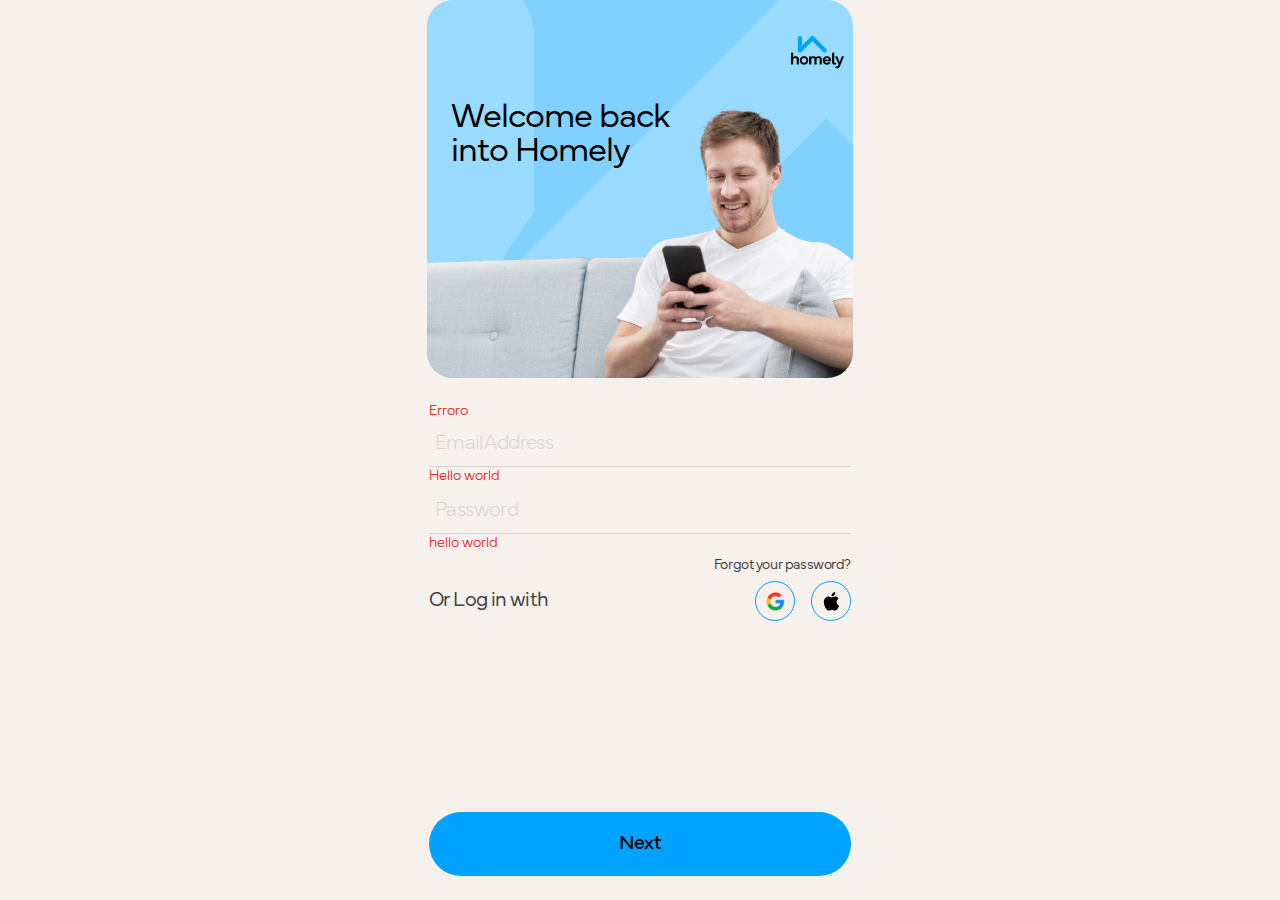
<file: login/idpSelector.html>
<!DOCTYPE html>
<html>
  <head>
    <title>Choose your account</title>

    <meta charset="utf-8" />
    <meta http-equiv="X-UA-Compatible" content="IE=edge" />
    <meta name="viewport" content="width=device-width, initial-scale=1" />
    
   <!-- common css  start -->

    <style>
      @font-face {
        font-family: "Mundial";
        font-style: normal;
        font-weight: normal;
        font-display: swap;
        src: url("https://umesh-moonraft.github.io/fonts/Mundial-Regular.otf")
          format("opentype");
      }

      @font-face {
        font-family: "Mundial";
        font-style: normal;
        font-weight: 300;
        font-display: swap;
        src: url("https://umesh-moonraft.github.io/fonts/Mundial-Light.otf")
          format("opentype");
      }

      @font-face {
        font-family: "Mundial";
        font-style: normal;
        font-weight: 100;
        font-display: swap;
        src: url("https://umesh-moonraft.github.io/fonts/Mundial-Thin.otf")
          format("opentype");
      }
      @font-face {
        font-family: "Mundial";
        font-style: normal;
        font-weight: 600;
        font-display: swap;
        src: url("https://umesh-moonraft.github.io/fonts/Mundial-SemiBold.otf")
          format("opentype");
      }

      @font-face {
        font-family: "Mundial";
        src: url("https://umesh-moonraft.github.io/fonts/Mundial-Bold.otf")
          format("opentype");
        font-weight: bold;
        font-style: normal;
      }

      * {
        font-family: "Mundial", sans-serif;
        appearance: none;
      }

      html {
        --homely-sky: #00a3ff;
        --secondary-text: #3f3f3f;
        --grey: #d6d6d6;
        --light-sky: #80d1ff;
      }

      body {
        background-attachment: fixed;
        background-position: center;
        background-repeat: no-repeat;
        background-size: cover;
        text-align: left;
        display: flex;
        justify-content: center;
        margin: 0;
        padding: 0;
        color: #000;
        height: 100vh;
        background-color: #f7f1ed;
      }

      main {
        max-width: 470px;
        width: 100%;
        height: 100%;
        display: flex;
        flex-direction: column;
      }

      :focus-visible {
        outline: none;
      }

      button:focus-visible,
      button:focus,
      button:active,
      button:hover,
      button:active {
        outline: none;
      }

      .container {
        justify-content: center;
        display: flex;
        padding: 0;
      }

      .unified_container {
        padding: 0 24px;
        flex: 1;
      }

      ul {
        padding: 0;
        margin: 0;
      }
      ul li {
        list-style: none;
        margin: 0;
      }
      label {
        font-weight: 600;
      }

      a,
      a:focus {
        text-decoration: none;
        outline: none;
        font-size: 14px;
        font-weight: 300;
        line-height: 24px;
        letter-spacing: -0.03em;
        text-align: left;
        color: var(--secondary-text);
      }

      img[data-tenant-branding-background="true"] {
        width: 100%;
        height: 100%;
        object-fit: cover;
        z-index: 0;
        position: fixed;
        left: 0;
        overflow: hidden;
        top: 0;
      }
      div[data-tenant-branding-background-color="true"] {
        width: 100%;
        height: 100%;
        position: fixed;
        z-index: 0;
      }
      #api {
        margin: 0 auto;
      }
      .heading h1 {
        margin-bottom: 20px;
      }

      ul {
        padding: 0;
      }
      #simplemodal-container .simplemodal-data {
        padding: 5px 8px;
        overflow: hidden;
        background-color: #fff;
        border-radius: 3px;
        font-style: italic;
      }
      #LocalAccountSigninEmailExchange,
      #SignInWithLogonNameExchange {
        background-image: url(none);
        background-size: 10%;
        background-position-x: 95%;
        background-position-y: 50%;
        background-repeat: no-repeat;
        border-radius: 0.2rem;
        width: 100%;
        width: 100%;
        font-size: 1em;
        margin-left: auto;
      }

      .buttons button {
        touch-action: manipulation;
        user-select: none;
        white-space: nowrap;
        width: inherit;
        -moz-user-select: none;
        -ms-touch-action: manipulation;
        -ms-user-select: none;
        -webkit-user-select: none;

        display: block;
        border: none;
        font-size: 20px;
        font-weight: 400;
        line-height: 18px;
        letter-spacing: -0.03em;
        text-align: center;
        height: 64px;
        border-radius: 32px;
        background-color: var(--homely-sky);
        padding: 16px 24px;
        width: 100%;
        color: #000;
        cursor: pointer;
      }

      .buttons #continue:disabled,
      .buttons button[aria-disabled="true"] {
        color: #727272;
        background-color: #cccccc;
      }

      /* .buttons button:not([aria-disabled="true"]) {
  opacity: 1;
} */
      .buttons #cancel {
        display: none;
      }
      .buttons #cancel:hover {
        color: #000 !important;
      }
      .buttons #cancel:before {
        padding: 10px;
        vertical-align: sub;
        zoom: 90%;
        display: inline-block;
      }

      #attributeList ul li.EmailBox label,
      #attributeList ul li.Password label,
      #attributeList ul li.TextBox label {
        display: none !important;
      }

      #api .working {
        /* background: url([data-uri])
    no-repeat; */

        width: auto;
        height: 64px;
        background: url(https://umesh-moonraft.github.io/images/Spinner.svg)
          no-repeat;
        background-size: 64px;
        animation: spin 4s linear infinite;
        background-position: center bottom;
      }

      @keyframes spin {
        0% {
          transform: rotate(0deg);
        }
        100% {
          transform: rotate(360deg);
        }
      }

      #attributeList ul li .attrEntry .dropdown_single {
        height: 45px;
        width: 100%;
        margin-bottom: 15px;
        padding-left: 15px;
      }
      #attributeList ul li .attrEntry div#cpiminternal_dateOfBirth.date {
        margin-bottom: 15px;
        display: table;
        width: 100%;
      }
      #attributeList ul li .attrEntry div#cpiminternal_dateOfBirth.date select {
        display: table-cell;
        height: 45px;
        padding-left: 15px;
      }
      #attributeList
        ul
        li
        .attrEntry
        div#cpiminternal_dateOfBirth
        select#cpiminternal_dateOfBirth_day.day {
        margin-right: 3%;
        width: 23%;
      }
      #attributeList
        ul
        li
        .attrEntry
        div#cpiminternal_dateOfBirth
        select#cpiminternal_dateOfBirth_month.month {
        margin-right: 3%;
        width: 38%;
      }
      #attributeList
        ul
        li
        .attrEntry
        div#cpiminternal_dateOfBirth
        select#cpiminternal_dateOfBirth_year.year {
        width: 33%;
      }
      #attributeList ul li .helpLink {
        display: none;
      }

      input[type="password"] {
        appearance: none;
      }

      input {
        outline: 0;
        background-color: transparent !important;
        background-image: none !important;
        border-style: none;
        border-bottom: 1px solid var(--grey);
        color: var(--secondary-text);
        display: block;

        border-radius: 0;

        font-family: Mundial;
        font-size: 20px;
        font-weight: 300;
        line-height: 24px;
        letter-spacing: -0.03em;
        text-align: left;
        padding-block: 10px;
        padding-inline: 6px;
      }

      input.highlightError,
      input:invalid {
        border-color: #ec0000;
      }

      .error.show ~ input {
        border-color: #ec0000;
      }

      input::placeholder,
      input::-webkit-input-placeholder {
        color: var(--grey);
        font-family: Mundial;
        font-size: 20px;
        font-weight: 100;
        line-height: 24px;
        letter-spacing: -0.03em;
        text-align: left;
      }

      input:focus {
        border-style: none;
        border-bottom: 1px solid #000;
      }

      span.required {
        display: none;
      }

      .error {
        color: #ec0000;
        text-align: left;
        font-family: Mundial;
        font-size: 14px;
        font-weight: 100;
        line-height: 20px;
        letter-spacing: 0px;
        text-align: left;
      }

      .Password .attrEntry {
        height: auto !important;
      }

      .Password .error {
        min-height: 16px;
      }

      .verifying-modal {
        display: none;
      }
    </style>

    <!-- common css end -->

    <!-- header css start -->

    <style>
      header .logo {
        height: 38px;
        width: 64px;
        position: absolute;
        top: 32px;
        right: 4px;
      }

      header .title {
        font-size: 34px;
        font-weight: 300;
        line-height: 34px;
        letter-spacing: -0.03em;
        text-align: left;
        margin-top: 102px;
      }

      header {
        display: flex;
        padding: 0 22px;
      }

      header .outer-container {
        background-color: var(--light-sky);
        background-image: url("https://umesh-moonraft.github.io/images/auth_banner_background.svg");
        background-size: cover;
        height: 378px;
        border-radius: 26px;
        width: 100%;
        overflow: hidden;
        background-repeat: no-repeat;
      }

      header .container {
        height: 100%;
        position: relative;
        background: transparent;
        background-image: url("https://umesh-moonraft.github.io/images/auth_banner.png");
        background-repeat: no-repeat;
        background-position: bottom;
        background-size: contain;
        background-origin: padding-box;
        padding: 0 24px;
        justify-content: flex-start;
        flex-direction: column;
      }

      header span {
        display: block;
      }

      header .subtitle {
        font-size: 18px;
        font-weight: 300;
        line-height: 20px;
        letter-spacing: -0.04em;
        text-align: left;
        color: #3f3f3f;
        margin-top: 16px;
      }
    </style>

    <!-- header css end -->


   
    <style id="common">

      p{
        margin:0;
      }
      
      
      #FacebookExchange {
        background-image: url(https://umesh-moonraft.github.io/images/facebook.svg);
      }
     
     
      #AppleExchange,
      #AppleManagedExchange {
        background-image: url(https://umesh-moonraft.github.io/images/apple.svg);
      }
     
      #GoogleExchange {
        background-image: url('data:image/svg+xml,<svg width="20" height="20" viewBox="0 0 20 20" fill="none" xmlns="http://www.w3.org/2000/svg" xmlns:xlink="http://www.w3.org/1999/xlink"><rect width="20" height="20" fill="url(%23pattern0)"/><defs><pattern id="pattern0" patternContentUnits="objectBoundingBox" width="1" height="1"><use xlink:href="%23image0_9027_16318" transform="scale(0.000833333)"/></pattern><image id="image0_9027_16318" width="1200" height="1200" xlink:href="[data-uri]"/></defs></svg>');
        
      }
    
     
    </style>
   
    <!-- common.css -->
    
    <style>
      .unified_container #api {
        display: flex;
        flex-direction: column;
        margin: 0;
        width: 100%;
        height: 100%;
      }
      .unified_container #api .intro {
        display: block;
        text-align: left;
      }
      .unified_container #api .intro h2 {
        color: var(--secondary-text);
        font-size: 20px;
        font-weight: 300;
        line-height: 24px;
        letter-spacing: -0.03em;
        text-align: left;
        margin: 0;
      }
      .unified_container #api .divider {
        display: none;
      }
      .unified_container #api .localAccount {
        position: relative;
        width: 100%;
      }
      .unified_container #api .localAccount .intro h2 {
        font-size: 20px;
        display: none;
      }
     

      .unified_container #api .localAccount .entry .buttons button {
        margin-top: 40px;
        margin-bottom: 24px;
      }
      .forgot-password {
        text-align: left;
      }
      .forgot-password.center-height {
        position: absolute;
        right: 0;
        bottom: 0;
        clear: right;
        cursor: pointer;
        text-align: right;
      }

      .unified_container #api .localAccount .entry .entry-item {
        position: relative;
        width: 100%;
        display: flex;
        flex-direction: column;
        height: 67px;
      }

       .unified_container #api .localAccount .entry .entry-item .error{
          order:1;
       }
      
      .unified_container #api .localAccount .entry .entry-item label {
        display: none;
      }
     
    
      .unified_container #api .localAccount .entry .entry-item .password-label {
        width: 100%;
        display: flex;
        flex-direction: column;
        order:2;
      }
      @keyframes slideInFromLeft {
        0% {
          opacity: 0;
          transform: translateX(-30%);
        }
        100% {
          opacity: 1;
          transform: translateX(0);
        }
      }
      .create {
        animation: 0.5s ease-out 0s 1 slideInFromLeft;
      }
      .unified_container
        #api
        .localAccount
        .entry
        .entry-item
        .password-label
        #forgotPassword {
        cursor: pointer;
        margin-left: auto;
      }
      .unified_container #api .localAccount .rememberMe {
        position: relative;
        margin-top: -2.25rem;
        text-align: left;
        width: 16rem;
      }
      .unified_container #api .localAccount .rememberMe.align-to-left {
        margin-top: 1rem;
        text-align: left;
      }
     
      .unified_container #api .localAccount .create p {
        text-align: right;
        margin-top: 7rem;
        margin-right: -1.5rem;
      }
      .unified_container #api .claims-provider-list-text-links p {
        text-align: right;
        margin-top: 7rem;
      }
      .unified_container #api .localAccount .create #createAccount {
        border-radius: 0.2rem;
        display: inline-block;
        font-size: 1em;
        font-weight: 400;
        height: inherit;
        line-height: 1.3333333;
        padding: 10px 16px;
        text-align: center;
        touch-action: manipulation;
        user-select: none;
        white-space: nowrap;
        -moz-user-select: none;
        -ms-touch-action: manipulation;
        -ms-user-select: none;
        -webkit-user-select: none;
        width: auto;
        margin-top: -3rem;
        cursor: pointer;
      }
      .unified_container #api .social {
        display: flex;
        justify-content: space-between;
        align-items: center;
        order: 1;
        margin-top: 25px;
      }

      .unified_container #api .social .options {
        display: flex;
        gap: 16px;
      }
      .unified_container #api .accountButton {
        background-repeat: no-repeat;
        display: block;
        font-size: 0;
        height: 40px;
        width: 40px;
        overflow: hidden;
        border: 1.1px solid var(--homely-sky);
        border-radius: 20px;
        background-origin: content-box;
        background-color: transparent;
        background-size: 50%;
        padding: 0;
      }

      .claims-provider-list-text-links-bottom-under-form {
        text-align: right;
      }
     
      #simplemodal-overlay {
        background: #000;
      }
      #simplemodal-container {
        background: #fff;
        padding: 30px 20px 20px;
        text-align: left;
        -webkit-box-shadow: 0 0 30px 2px rgba(0, 0, 0, 0.5);
        -moz-box-shadow: 0 0 30px 2px rgba(0, 0, 0, 0.5);
        box-shadow: 0 0 30px 2px rgba(0, 0, 0, 0.5);
        overflow: hidden;
      }
      #simplemodal-container h2 {
        /* font-family: Arial, Helvetica, sans-serif; */
        color: #1c5b96;
        font-size: 20px;
        line-height: 26px;
        margin-bottom: 10px;
      }
      #simplemodal-container h1 {
        margin-bottom: 20px;
      }
      
      #api ul li {
        display: block;
        list-style-type: none;
      }

      #api .intro p {
        text-align: left;
        font-size: 1.5em;
        margin: auto;
        margin-top: 1.5rem;
      }
      table {
        width: 40%;
        margin: auto;
      }
      .alert-modal {
        display: none;
      }
      button.accountButton {
        background-repeat: no-repeat;
        background-position: center;
        border-radius: 1.1px;
        width: 100%;
        cursor: pointer;
      }
      #SignInWithLogonNameExchange {
        background-color: #fff;
        background-size: 10%;
        background-position-x: 2%;
        background-position-y: 50%;
        color: #296ec6;
        border-color: #296ec6;
        border-width: thin;
        border-style: solid;
        background-repeat: no-repeat;
        border-radius: 0.2rem;
        width: 100%;
        font-size: 1em;
        margin-left: auto;
        margin-bottom: 0;
      }
     

       #api .heading {
        display: none !important;
      }

      #api .buttons {
        margin-top: auto;
        display: flex;
        justify-content: center;
        order: 2;
      }

      .entry,
      .localAccount {
        display: contents;
      }

      .unified_container #api .social .intro h2 {
        display: none;
      }

      #api .social .intro::before {
        content: "Or Log in with";
        color: var(--secondary-text);
        font-size: 20px;
        font-weight: 300;
        line-height: 24px;
        letter-spacing: -0.03em;
        text-align: left;
        margin: 0;
      }
      #api .working{
        display: none;
      }

      main{
        gap:24px;
      }
      

    </style>

      <script defer>
      document.addEventListener("DOMContentLoaded", function () {
        document.getElementById("next").innerText = "Next";
      
      });
    </script>


  </head>
  <body>
    <main>
      <header>
        <div class="outer-container">
          <div class="container">
            <img
              class="logo"
              src="https://umesh-moonraft.github.io/images/homely_logo.png"
              alt="homely-logo"
            />
            <div class="title">
              <span>Welcome back</span>
              <span>into Homely</span>
            </div>
          </div>
        </div>
      </header>
      <div class="container unified_container" role="presentation">
              <div id="api" data-name="Unified" role="main">
                <div class="heading">
                  <h1 role="heading">Sign in</h1>
                </div>
                <div
                  class="claims-provider-list-buttons social"
                  aria-label="Sign in with your social account"
                  role="form"
                >
                  <div class="intro">
                    <h2>Sign in with your social account</h2>
                  </div>
                  <div class="options">
                    <div>
                      <button
                        class="accountButton firstButton claims-provider-selection"
                        id="GoogleExchange"
                        role="link"
                        autofocus=""
                      >
                        Google
                      </button>
                    </div>
                    <div>
                      <button
                        class="accountButton claims-provider-selection"
                        id="AppleManagedExchange"
                        role="link"
                      >
                        Apple
                      </button>
                    </div>
                  </div>
                </div>

                <div class="divider">
                  <h2>OR</h2>
                </div>
                <form
                  id="localAccountForm"
                  class="localAccount"
                  aria-label="Sign in with your email address"
                >
                  <div class="intro">
                    <h2>Sign in with your email address</h2>
                  </div>
                  <div class="error pageLevel" aria-hidden="true" role="alert">
                    <p>Erroro</p>
                  </div>
                  <div class="entry">
                    <div class="entry-item">
                      <label for="email"> Email Address </label>
                      <div
                        class="error itemLevel"
                        aria-hidden="true"
                        role="alert"
                      >
                        <p>
                          Hello world
                        </p>
                      </div>
                      <input
                        type="email"
                        id="email"
                        name="Email Address"
                        title="Please enter a valid email address"
                        pattern="^[a-zA-Z0-9!#$%&amp;'+^_`{}~-]+(?:\.[a-zA-Z0-9!#$%&amp;'+^_`{}~-]+)*@(?:[a-zA-Z0-9](?:[a-zA-Z0-9-]*[a-zA-Z0-9])?\.)+[a-zA-Z0-9](?:[a-zA-Z0-9-]*[a-zA-Z0-9])?$"
                        autofocus=""
                        placeholder="Email Address"
                        aria-label="Email Address"
                      />
                    </div>
                    <div class="entry-item">
                      <div class="password-label">
                        <label for="password">Password</label>
                        <a
                          id="forgotPassword"
                          href="/homelyukb2c.onmicrosoft.com/B2C_1_homely-signin/api/CombinedSigninAndSignup/forgotPassword?csrf_token=[base64]&amp;tx=StateProperties=eyJUSUQiOiIzYjYzZDJjMC1lYmExLTRlODgtYjk3ZS04OTQ2OGVlMzQ2ZTAifQ&amp;p=B2C_1_homely-signin"
                          >Forgot your password?</a
                        >
                      </div>
                      <div class="error itemLevel" aria-hidden="true">
                        <p role="alert">hello world</p>
                      </div>
                      <input
                        type="password"
                        id="password"
                        name="Password"
                        placeholder="Password"
                        aria-label="Password"
                        autocomplete="current-password"
                        aria-required="true"
                      />
                    </div>
                    <div class="working"></div>

                    <div class="buttons">
                      <button id="next" type="submit" form="localAccountForm">
                        Sign in
                      </button>
                    </div>
                  </div>
                </form>
              </div>
            </div>
      </div>

      <!-- <div class="container unified_container" role="presentation">
        <div class="row">
          <div class="col-lg-6">
            <div class="panel panel-default">
              <div class="panel-body">
                <div id="api" role="main"></div>
              </div>
            </div>
          </div>
        </div>
      </div> -->
    </main>
  </body>
</html>
</file>
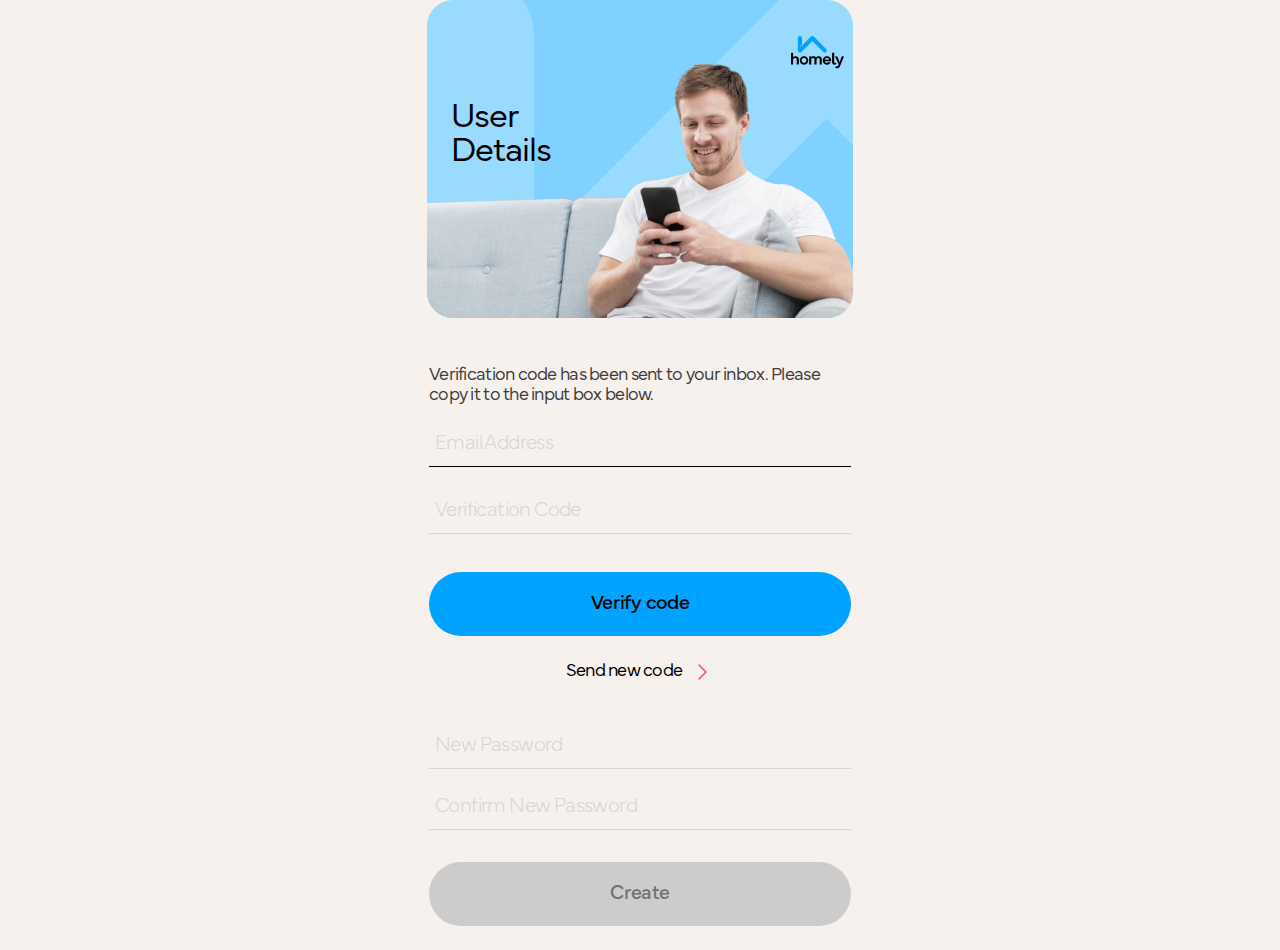
<file: signup/email_signup.html>
<!DOCTYPE html>
<html>
  <head>
    <title>Choose your account</title>

    <meta charset="utf-8" />
    <meta http-equiv="X-UA-Compatible" content="IE=edge" />
    <meta name="viewport" content="width=device-width, initial-scale=1" />

    <!-- common css  start -->

    <style>
      @font-face {
        font-family: "Mundial";
        font-style: normal;
        font-weight: normal;
        font-display: swap;
        src: url("https://umesh-moonraft.github.io/fonts/Mundial-Regular.otf")
          format("opentype");
      }

      @font-face {
        font-family: "Mundial";
        font-style: normal;
        font-weight: 300;
        font-display: swap;
        src: url("https://umesh-moonraft.github.io/fonts/Mundial-Light.otf")
          format("opentype");
      }

      @font-face {
        font-family: "Mundial";
        font-style: normal;
        font-weight: 100;
        font-display: swap;
        src: url("https://umesh-moonraft.github.io/fonts/Mundial-Thin.otf")
          format("opentype");
      }
      @font-face {
        font-family: "Mundial";
        font-style: normal;
        font-weight: 600;
        font-display: swap;
        src: url("https://umesh-moonraft.github.io/fonts/Mundial-SemiBold.otf")
          format("opentype");
      }

      @font-face {
        font-family: "Mundial";
        src: url("https://umesh-moonraft.github.io/fonts/Mundial-Bold.otf")
          format("opentype");
        font-weight: bold;
        font-style: normal;
      }

      * {
        font-family: "Mundial", sans-serif;
        appearance: none;
      }

      html {
        --homely-sky: #00a3ff;
        --secondary-text: #3f3f3f;
        --grey: #d6d6d6;
        --light-sky: #80d1ff;
      }

      body {
        background-attachment: fixed;
        background-position: center;
        background-repeat: no-repeat;
        background-size: cover;
        text-align: left;
        display: flex;
        justify-content: center;
        margin: 0;
        padding: 0;
        color: #000;
        height: 100vh;
        background-color: #f7f1ed;
      }

      main {
        max-width: 470px;
        width: 100%;
        height: 100%;
        display: flex;
        flex-direction: column;
      }

      :focus-visible {
        outline: none;
      }

      button:focus-visible,
      button:focus,
      button:active,
      button:hover,
      button:active {
        outline: none;
      }

      .container {
        justify-content: center;
        display: flex;
        padding: 0;
      }

      .unified_container {
        padding: 0 24px;
        flex: 1;
      }

      ul {
        padding: 0;
        margin: 0;
      }
      ul li {
        list-style: none;
        margin: 0;
      }
      label {
        font-weight: 600;
      }

      a,
      a:focus {
        text-decoration: none;
        outline: none;
        font-size: 14px;
        font-weight: 300;
        line-height: 24px;
        letter-spacing: -0.03em;
        text-align: left;
        color: var(--secondary-text);
      }

      img[data-tenant-branding-background="true"] {
        width: 100%;
        height: 100%;
        object-fit: cover;
        z-index: 0;
        position: fixed;
        left: 0;
        overflow: hidden;
        top: 0;
      }
      div[data-tenant-branding-background-color="true"] {
        width: 100%;
        height: 100%;
        position: fixed;
        z-index: 0;
      }
      #api {
        margin: 0 auto;
      }
      .heading h1 {
        margin-bottom: 20px;
      }

      ul {
        padding: 0;
      }
      #simplemodal-container .simplemodal-data {
        padding: 5px 8px;
        overflow: hidden;
        background-color: #fff;
        border-radius: 3px;
        font-style: italic;
      }
      #LocalAccountSigninEmailExchange,
      #SignInWithLogonNameExchange {
        background-image: url(none);
        background-size: 10%;
        background-position-x: 95%;
        background-position-y: 50%;
        background-repeat: no-repeat;
        border-radius: 0.2rem;
        width: 100%;
        width: 100%;
        font-size: 1em;
        margin-left: auto;
      }

      .buttons button {
        touch-action: manipulation;
        user-select: none;
        white-space: nowrap;
        width: inherit;
        -moz-user-select: none;
        -ms-touch-action: manipulation;
        -ms-user-select: none;
        -webkit-user-select: none;

        display: block;
        border: none;
        font-size: 20px;
        font-weight: 400;
        line-height: 18px;
        letter-spacing: -0.03em;
        text-align: center;
        height: 64px;
        border-radius: 32px;
        background-color: var(--homely-sky);
        padding: 16px 24px;
        width: 100%;
        color: #000;
        cursor: pointer;
      }

      .buttons #continue:disabled,
      .buttons button[aria-disabled="true"] {
        color: #727272;
        background-color: #cccccc;
      }

      /* .buttons button:not([aria-disabled="true"]) {
  opacity: 1;
} */
      .buttons #cancel {
        display: none;
      }
      .buttons #cancel:hover {
        color: #000 !important;
      }
      .buttons #cancel:before {
        padding: 10px;
        vertical-align: sub;
        zoom: 90%;
        display: inline-block;
      }

      #attributeList ul li.EmailBox label,
      #attributeList ul li.Password label,
      #attributeList ul li.TextBox label {
        display: none !important;
      }

      #api .working {
        /* background: url([data-uri])
    no-repeat; */

        width: auto;
        height: 64px;
        background: url(https://umesh-moonraft.github.io/images/Spinner.svg)
          no-repeat;
        background-size: 64px;
        animation: spin 4s linear infinite;
        background-position: center bottom;
      }

      @keyframes spin {
        0% {
          transform: rotate(0deg);
        }
        100% {
          transform: rotate(360deg);
        }
      }

      #attributeList ul li .attrEntry .dropdown_single {
        height: 45px;
        width: 100%;
        margin-bottom: 15px;
        padding-left: 15px;
      }
      #attributeList ul li .attrEntry div#cpiminternal_dateOfBirth.date {
        margin-bottom: 15px;
        display: table;
        width: 100%;
      }
      #attributeList ul li .attrEntry div#cpiminternal_dateOfBirth.date select {
        display: table-cell;
        height: 45px;
        padding-left: 15px;
      }
      #attributeList
        ul
        li
        .attrEntry
        div#cpiminternal_dateOfBirth
        select#cpiminternal_dateOfBirth_day.day {
        margin-right: 3%;
        width: 23%;
      }
      #attributeList
        ul
        li
        .attrEntry
        div#cpiminternal_dateOfBirth
        select#cpiminternal_dateOfBirth_month.month {
        margin-right: 3%;
        width: 38%;
      }
      #attributeList
        ul
        li
        .attrEntry
        div#cpiminternal_dateOfBirth
        select#cpiminternal_dateOfBirth_year.year {
        width: 33%;
      }
      #attributeList ul li .helpLink {
        display: none;
      }

      input[type="password"] {
        appearance: none;
      }

      input {
        outline: 0;
        background-color: transparent !important;
        background-image: none !important;
        border-style: none;
        border-bottom: 1px solid var(--grey);
        color: var(--secondary-text);
        display: block;

        border-radius: 0;

        font-family: Mundial;
        font-size: 20px;
        font-weight: 300;
        line-height: 24px;
        letter-spacing: -0.03em;
        text-align: left;
        padding-block: 10px;
        padding-inline: 6px;
      }

      input.highlightError,
      input:invalid {
        border-color: #ec0000;
      }

      .error.show ~ input {
        border-color: #ec0000;
      }

      input::placeholder,
      input::-webkit-input-placeholder {
        color: var(--grey);
        font-family: Mundial;
        font-size: 20px;
        font-weight: 100;
        line-height: 24px;
        letter-spacing: -0.03em;
        text-align: left;
      }

      input:focus {
        border-style: none;
        border-bottom: 1px solid #000;
      }

      span.required {
        display: none;
      }

      .error {
        color: #ec0000;
        text-align: left;
        font-family: Mundial;
        font-size: 14px;
        font-weight: 100;
        line-height: 20px;
        letter-spacing: 0px;
        text-align: left;
      }

      .Password .attrEntry {
        height: auto !important;
      }

      .Password .error {
        min-height: 16px;
      }

      .verifying-modal {
        display: none;
      }
    </style>

    <!-- common css end -->

    <!-- header css start -->

    <style>
      header .logo {
        height: 38px;
        width: 64px;
        position: absolute;
        top: 32px;
        right: 4px;
      }

      header .title {
        font-size: 34px;
        font-weight: 300;
        line-height: 34px;
        letter-spacing: -0.03em;
        text-align: left;
        margin-top: 102px;
      }

      header {
        display: flex;
        padding: 0 22px;
      }

      header .outer-container {
        background-color: var(--light-sky);
        background-image: url("https://umesh-moonraft.github.io/images/auth_banner_background.svg");
        background-size: cover;
        height: 378px;
        border-radius: 26px;
        width: 100%;
        overflow: hidden;
        background-repeat: no-repeat;
      }

      header .container {
        height: 100%;
        position: relative;
        background: transparent;
        background-image: url("https://umesh-moonraft.github.io/images/auth_banner.png");
        background-repeat: no-repeat;
        background-position: bottom;
        background-size: contain;
        background-origin: padding-box;
        padding: 0 24px;
        justify-content: flex-start;
        flex-direction: column;
      }

      header span {
        display: block;
      }

      header .subtitle {
        font-size: 18px;
        font-weight: 300;
        line-height: 20px;
        letter-spacing: -0.04em;
        text-align: left;
        color: #3f3f3f;
        margin-top: 16px;
      }
    </style>

    <!-- header css end -->

    <style>
      .unified_container #api {
        display: flex;
        flex-direction: column;
        margin: 0;
        width: 100%;
        height: 100%;
      }
      .unified_container #api .intro {
        display: none;
      }

      .unified_container #api .divider {
        display: none;
      }
      .unified_container #api .localAccount {
        position: relative;
        width: 100%;
      }
      .unified_container #api .localAccount .intro h2 {
        font-size: 20px;
        display: none;
      }

      .unified_container #api .localAccount .entry .buttons button {
        margin-top: 40px;
      }
      .forgot-password {
        text-align: left;
      }
      .forgot-password.center-height {
        position: absolute;
        right: 0;
        bottom: 0;
        clear: right;
        cursor: pointer;
        text-align: right;
      }

      .unified_container #api .localAccount .entry .entry-item {
        position: relative;
        width: 100%;
        padding-top: 6px;
        padding-bottom: 6px;
        display: block;
      }
      .unified_container #api .localAccount .entry .entry-item label {
        display: none;
      }
      .unified_container #api .localAccount .entry .entry-item input {
        outline: 0;
        background-color: transparent !important;
        background-image: none !important;
        border-style: none;
        border-bottom: 1px solid var(--grey);
        color: var(--secondary-text);
        display: inline-block;
        /* transition: border-color ease-in-out 0.15s, box-shadow ease-in-out 0.15s !important; */
        width: 100% !important;
        /* -o-transition: border-color ease-in-out 0.15s, */
        /* box-shadow ease-in-out 0.15s !important; */
        /* -webkit-transition: border-color ease-in-out 0.15s, */
        /* -webkit-box-shadow ease-in-out 0.15s !important; */

        font-family: Mundial;
        font-size: 20px;
        font-weight: 300;
        line-height: 24px;
        letter-spacing: -0.03em;
        text-align: left;
        padding-block: 6px;
        padding-inline: 4px;
      }

      .unified_container
        #api
        .localAccount
        .entry
        .entry-item
        input::placeholder,
      .unified_container
        #api
        .localAccount
        .entry
        .entry-item
        input::-webkit-input-placeholder {
        color: var(--grey);
        font-family: Mundial;
        font-size: 20px;
        font-weight: 100;
        line-height: 24px;
        letter-spacing: -0.03em;
        text-align: left;
      }

      .unified_container #api .localAccount .entry .entry-item #password {
        margin-bottom: 20px;
      }
      .unified_container #api .localAccount .entry .entry-item .password-label {
        text-align: left;
        height: 0;
        left: 0;
        width: 100%;
      }
      @keyframes slideInFromLeft {
        0% {
          opacity: 0;
          transform: translateX(-30%);
        }
        100% {
          opacity: 1;
          transform: translateX(0);
        }
      }
      .create {
        animation: 0.5s ease-out 0s 1 slideInFromLeft;
      }
      .unified_container
        #api
        .localAccount
        .entry
        .entry-item
        .password-label
        #forgotPassword {
        position: absolute;
        right: 0;
        bottom: 0;
        clear: right;
        cursor: pointer;
        text-align: right;
      }
      .unified_container #api .localAccount .rememberMe {
        position: relative;
        margin-top: -2.25rem;
        text-align: left;
        width: 16rem;
      }
      .unified_container #api .localAccount .rememberMe.align-to-left {
        margin-top: 1rem;
        text-align: left;
      }

      .unified_container #api .localAccount .create p {
        text-align: right;
        margin-top: 7rem;
        margin-right: -1.5rem;
      }
      .unified_container #api .claims-provider-list-text-links p {
        text-align: right;
        margin-top: 7rem;
      }
      .unified_container #api .localAccount .create #createAccount {
        border-radius: 0.2rem;
        display: inline-block;
        font-size: 1em;
        font-weight: 400;
        height: inherit;
        line-height: 1.3333333;
        padding: 10px 16px;
        text-align: center;
        touch-action: manipulation;
        user-select: none;
        white-space: nowrap;
        -moz-user-select: none;
        -ms-touch-action: manipulation;
        -ms-user-select: none;
        -webkit-user-select: none;
        width: auto;
        margin-top: -3rem;
        cursor: pointer;
      }
      .unified_container #api .social {
        display: flex;
        justify-content: space-between;
        align-items: center;
        order: 1;
        margin-top: 40px;
      }

      .unified_container #api .social .options {
        display: flex;
        gap: 16px;
      }
      .unified_container #api .accountButton {
        position: relative;
        display: block;
        height: 64px;
        overflow: hidden;
        padding: 0;
        font-size: 14px;
        font-weight: 400;
        line-height: 17px;
        letter-spacing: 0px;

        border: 1px solid #00a3ff;
        border-radius: 32px;
        width: 100%;
        cursor: pointer;
      }

      #api .accountButton::before {
        position: absolute;
        content: "";
        height: 40px;
        width: 40px;
        border-radius: 20px;
        background-color: white;
        left: 12px;
        top: 0;
        bottom: 0;
        margin: auto 0;
        background-position: center;
        background-repeat: no-repeat;
      }

      .claims-provider-list-text-links-bottom-under-form {
        text-align: right;
      }
      @media (max-width: 100%) {
        .unified_container {
          margin-top: auto;
          margin-bottom: auto;
          height: 550px;
        }
        .unified_container {
          padding: 15px 10px;
          margin-top: 20px;
        }
        .unified_container .companyName {
          display: none;
        }
        .unified_container .companyLogo {
          display: block;
        }
        .unified_container h3 {
          display: block;
        }
        .unified_container #api {
          width: auto;
        }
        .unified_container #api .social {
          top: 370px;
          width: auto;
        }
        .unified_container #api .social .options .accountButton {
          height: 40px;
        }
        .unified_container #api .social .options #FacebookExchange {
          background-size: 12px;
          background-position: 50% 75%;
          margin-bottom: 10px;
        }
        .unified_container #api .social .options #GoogleExchange {
          background-size: 20px;
          background-position: 50% 75%;
          margin-bottom: 10px;
        }
        .unified_container #api .social .options #TwitterExchange {
          background-size: 20px;
          background-position-x: 56px;
          background-position-y: 14px;
          margin-bottom: 10px;
        }
        .unified_container #api .localAccount {
          top: 20px;
        }
        .unified_container #api .localAccount .entry .entry-item {
          display: block;
          width: 100%;
          margin-bottom: 10px;
        }
        .unified_container
          #api
          .localAccount
          .entry
          .entry-item
          .password-label {
          top: 145px;
        }
        .unified_container
          #api
          .localAccount
          .entry
          .entry-item
          #logonIdentifier {
          height: 40px;
        }
        .unified_container #api .localAccount .entry .entry-item #password {
          height: 40px;
        }
        .unified_container #api .localAccount .entry .entry-item:nth-child(2) {
          width: auto;
          float: left;
        }
        .unified_container #api .localAccount .entry .buttons #next {
          width: auto;
          text-indent: -4px;
          height: 40px;
          line-height: 0;
          position: relative;
          bottom: 5px;
          left: 8px;
        }
      }
      @media screen and (max-width: 320px) {
        .unified_container
          #api
          .localAccount
          .entry
          .entry-item
          .password-label
          #forgotPassword {
          right: 0;
          bottom: 0;
        }
        .forgot-password.center-height {
          right: 0;
          bottom: 0;
        }
        .unified_container #api .localAccount .rememberMe {
          width: 50%;
        }
      }
      #simplemodal-overlay {
        background: #000;
      }
      #simplemodal-container {
        background: #fff;
        padding: 30px 20px 20px;
        text-align: left;
        -webkit-box-shadow: 0 0 30px 2px rgba(0, 0, 0, 0.5);
        -moz-box-shadow: 0 0 30px 2px rgba(0, 0, 0, 0.5);
        box-shadow: 0 0 30px 2px rgba(0, 0, 0, 0.5);
        overflow: hidden;
      }
      #simplemodal-container h2 {
        /* font-family: Arial, Helvetica, sans-serif; */
        color: #1c5b96;
        font-size: 20px;
        line-height: 26px;
        margin-bottom: 10px;
      }
      #simplemodal-container h1 {
        margin-bottom: 20px;
      }

      #api .intro p {
        text-align: left;
        font-size: 1.5em;
        margin: auto;
        margin-top: 1.5rem;
      }
      table {
        width: 40%;
        margin: auto;
      }
      .alert-modal {
        display: none;
      }

      #SignInWithLogonNameExchange {
        background-color: #fff;
        background-size: 10%;
        background-position-x: 2%;
        background-position-y: 50%;
        color: #296ec6;
        border-color: #296ec6;
        border-width: thin;
        border-style: solid;
        background-repeat: no-repeat;
        border-radius: 0.2rem;
        width: 100%;
        font-size: 1em;
        margin-left: auto;
        margin-bottom: 0;
      }

      #api .heading {
        display: none !important;
      }

      .entry,
      .localAccount {
        display: contents;
      }

      .unified_container #api .social .intro h2 {
        display: none;
      }

      #api .social .intro::before {
        content: "Or Log in with";
        color: var(--secondary-text);
        font-size: 20px;
        font-weight: 300;
        line-height: 24px;
        letter-spacing: -0.03em;
        text-align: left;
        margin: 0;
      }
    </style>
    <style>
      .helpLink {
        display: none;
      }

      #continue {
        margin-top: 16px;
        margin-bottom: 24px;
      }
      .emailVerificationControl_li {
        margin-bottom: 40px;
      }

      .emailVerificationControl_li .buttons {
        margin-top: 16px;
        display: flex;
        flex-direction: column;
        align-items: center;
      }

      .verificationSuccessText,
      .verificationInfoText {
        margin-bottom: 16px !important;
        font-family: Mundial;
        font-size: 18px;
        font-weight: 300;
        line-height: 20px;
        letter-spacing: -0.04em;
        text-align: left;
        color: var(--secondary-text);
      }

      header .outer-container {
        height: 318px;
      }

      header .container {
        background-image: url("https://umesh-moonraft.github.io/images/auth_banner_email_signup.png");
      }

      .buttons button.sendNewCode {
        all: unset;
        margin-top: 24px;
        font-family: Mundial;
        font-size: 18px;
        font-weight: 300;
        line-height: 20px;
        letter-spacing: -0.04em;
        text-align: left;
        color: #000000;
        cursor: pointer;
      }

      .buttons button.sendNewCode::after {
        content: "";
        width: 24px;
        height: 24px;
        background: url(https://umesh-moonraft.github.io/images/chevron_right.svg)
          no-repeat;
        background-size: 24px;
        display: inline-block;
        vertical-align: middle;
        margin-left: 8px;
      }

      #attributeList .Password .attrEntry,
      #attributeList .EmailBox .attrEntry,
      #attributeList .TextBox .attrEntry {
        display: flex;
        flex-direction: column;
        height: 67px;
      }

      .attrEntry .error {
        order: 1;
      }

      main {
        gap: 32px;
      }

      #attributeVerification {
        display: flex;
        flex-direction: column;
        height: 100%;
      }

      #attributeVerification > .buttons {
        margin-top: auto;
      }
    </style>
  </head>
  <body>
    <main>
      <header>
        <div class="outer-container">
          <div class="container">
            <img
              class="logo"
              src="https://umesh-moonraft.github.io/images/homely_logo.png"
              alt="homely-logo"
            />
            <div class="title">
              <span>User</span>
              <span>Details</span>
            </div>
          </div>
        </div>
      </header>
      <div class="container unified_container" role="presentation">
        <div id="api" data-name="SelfAsserted" role="main">
          <div class="heading">
            <h1 role="heading">User Details</h1>
          </div>
          <div class="buttons"></div>
          <div class="intro">
            <p>Please provide the following details.</p>
          </div>
          <form id="attributeVerification">
            <div
              id="requiredFieldMissing"
              class="error pageLevel"
              style="display: none"
              aria-hidden="true"
            >
              A required field is missing. Please fill out all required fields
              and try again.
            </div>
            <div
              id="fieldIncorrect"
              class="error pageLevel"
              style="display: none"
              aria-hidden="true"
            >
              One or more fields are filled out incorrectly. Please check your
              entries and try again.
            </div>
            <div
              id="captchaUnresolved"
              class="error pageLevel"
              style="display: none"
              aria-hidden="true"
            >
              Captcha challenge is not resolved. Please solve it to proceed.
            </div>
            <div
              id="claimVerificationServerError"
              class="error pageLevel"
              style="display: none"
              aria-hidden="true"
            ></div>
            <div id="attributeList" class="attr">
              <ul>
                <li class="VerificationControl emailVerificationControl_li">
                  <div class="attrEntry">
                    <label
                      id="emailVerificationControl_label"
                      for="emailVerificationControl"
                      class=""
                    ></label>
                    <div class="error itemLevel" role="alert"></div>
                    <div
                      class="verificationControlContent"
                      id="emailVerificationControl"
                    >
                      <div
                        class="verificationInfoText"
                        style="margin-bottom: 5px"
                      >
                        <div
                          id="emailVerificationControl_info_message"
                          aria-hidden="true"
                          role="alert"
                          aria-label="Verification is necessary. Please click Send button."
                          style="display: none"
                        >
                          Verification is necessary. Please click Send button.
                        </div>
                      </div>
                      <div
                        class="verificationSuccessText"
                        style="margin-bottom: 5px"
                      >
                        <div
                          id="emailVerificationControl_success_message"
                          aria-hidden="false"
                          role="alert"
                          aria-label="Verification code has been sent to your inbox. Please copy it to the input box below."
                          style="display: inline"
                        >
                          Verification code has been sent to your inbox. Please
                          copy it to the input box below.
                        </div>
                      </div>
                      <div class="verificationErrorText error">
                        <div
                          id="emailVerificationControl_error_message"
                          aria-hidden="true"
                          role="alert"
                          aria-label=""
                          style="display: none"
                        ></div>
                      </div>
                      <ul>
                        <li
                          class="EmailBox email_li email"
                          aria-hidden="false"
                          style="display: inline"
                        >
                          <div class="attrEntry">
                            <label id="email_label" for="email" class="required"
                              >Email Address</label
                            >
                            <div
                              class="error itemLevel"
                              role="alert"
                              aria-hidden="true"
                              aria-label=""
                            ></div>
                            <input
                              id="email"
                              class="textInput"
                              type="email"
                              placeholder="Email Address"
                              pattern="^[a-zA-Z0-9!#$%&amp;'+^_`{}~-]+(?:\.[a-zA-Z0-9!#$%&amp;'+^_`{}~-]+)*@(?:[a-zA-Z0-9](?:[a-zA-Z0-9-]*[a-zA-Z0-9])?\.)+[a-zA-Z0-9](?:[a-zA-Z0-9-]*[a-zA-Z0-9])?$"
                              title="Email address that can be used to contact you."
                              aria-required="true"
                              autofocus="autofocus"
                            /><a
                              class="helpLink tiny"
                              href="javascript:void(0)"
                              data-help="Email address that can be used to contact you."
                              >What is this?</a
                            >
                          </div>
                        </li>
                        <li
                          class="TextBox emailVerificationCode_li VerificationCode"
                          aria-hidden="false"
                          style="display: inline"
                        >
                          <div class="attrEntry">
                            <label
                              id="emailVerificationCode_label"
                              for="emailVerificationCode"
                              class="required"
                              >Verification Code</label
                            >
                            <div
                              class="error itemLevel"
                              role="alert"
                              aria-hidden="true"
                              aria-label=""
                            ></div>
                            <input
                              id="emailVerificationCode"
                              class="textInput"
                              type="text"
                              placeholder="Verification Code"
                              title="Enter your verification code"
                              aria-required="true"
                              autocomplete="off"
                            /><a
                              class="helpLink tiny"
                              href="javascript:void(0)"
                              data-help="Enter your verification code"
                              >What is this?</a
                            >
                          </div>
                        </li>
                      </ul>
                      <div
                        class="working"
                        style="display: none"
                        aria-hidden="true"
                        aria-label="Please wait"
                        aria-live="assertive"
                        role="alert"
                      ></div>
                      <div class="buttons">
                        <button
                          class="sendCode"
                          id="emailVerificationControl_but_send_code"
                          type="button"
                          aria-label="Send verification code"
                          aria-hidden="true"
                          style="display: none"
                        >
                          Send verification code</button
                        ><button
                          class="verifyCode"
                          id="emailVerificationControl_but_verify_code"
                          type="button"
                          aria-label="Verify code"
                          aria-hidden="false"
                          style="display: inline"
                        >
                          Verify code</button
                        ><button
                          class="sendNewCode"
                          id="emailVerificationControl_but_send_new_code"
                          type="button"
                          aria-label="Send new code"
                          aria-hidden="false"
                          style="display: inline"
                        >
                          Send new code</button
                        ><button
                          class="changeClaims"
                          id="emailVerificationControl_but_change_claims"
                          type="button"
                          aria-label="Change e-mail"
                          aria-hidden="true"
                          style="display: none"
                        >
                          Change e-mail
                        </button>
                      </div>
                    </div>
                    <a class="helpLink tiny" href="javascript:void(0)"
                      >What is this?</a
                    >
                  </div>
                </li>
                <li class="Password newPassword_li">
                  <div class="attrEntry">
                    <label
                      id="newPassword_label"
                      for="newPassword"
                      class="required"
                      >New Password</label
                    >
                    <div class="error itemLevel" role="alert"></div>
                    <input
                      id="newPassword"
                      class="textInput"
                      type="password"
                      placeholder="New Password"
                      title="Enter new password"
                      autocomplete="new-password"
                      aria-required="true"
                      aria-disabled="true"
                      disabled="disabled"
                      tabindex="-1"
                    /><a
                      class="helpLink tiny"
                      href="javascript:void(0)"
                      data-help="Enter new password"
                      >What is this?</a
                    >
                  </div>
                </li>
                <li class="Password reenterPassword_li">
                  <div class="attrEntry">
                    <label
                      id="reenterPassword_label"
                      for="reenterPassword"
                      class="required"
                      >Confirm New Password</label
                    >
                    <div class="error itemLevel" role="alert"></div>
                    <input
                      id="reenterPassword"
                      class="textInput"
                      type="password"
                      placeholder="Confirm New Password"
                      title="Confirm new password"
                      autocomplete="new-password"
                      aria-required="true"
                      aria-disabled="true"
                      disabled="disabled"
                      tabindex="-1"
                    /><a
                      class="helpLink tiny"
                      href="javascript:void(0)"
                      data-help="Confirm new password"
                      >What is this?</a
                    >
                  </div>
                </li>
              </ul>
            </div>
            <div class="buttons">
              <button
                id="continue"
                type="submit"
                form="attributeVerification"
                aria-disabled="true"
                aria-label="Create"
                tabindex="-1"
              >
                Create</button
              ><button id="cancel" aria-label="Cancel" formnovalidate="">
                Cancel
              </button>
            </div>

            <div
              class="verifying-modal"
              aria-live="assertive"
              aria-labelledby="verifying_blurb"
            >
              <div id="verifying_blurb"></div>
            </div>
          </form>
        </div>
      </div>
    </main>
  </body>
</html>
</file>
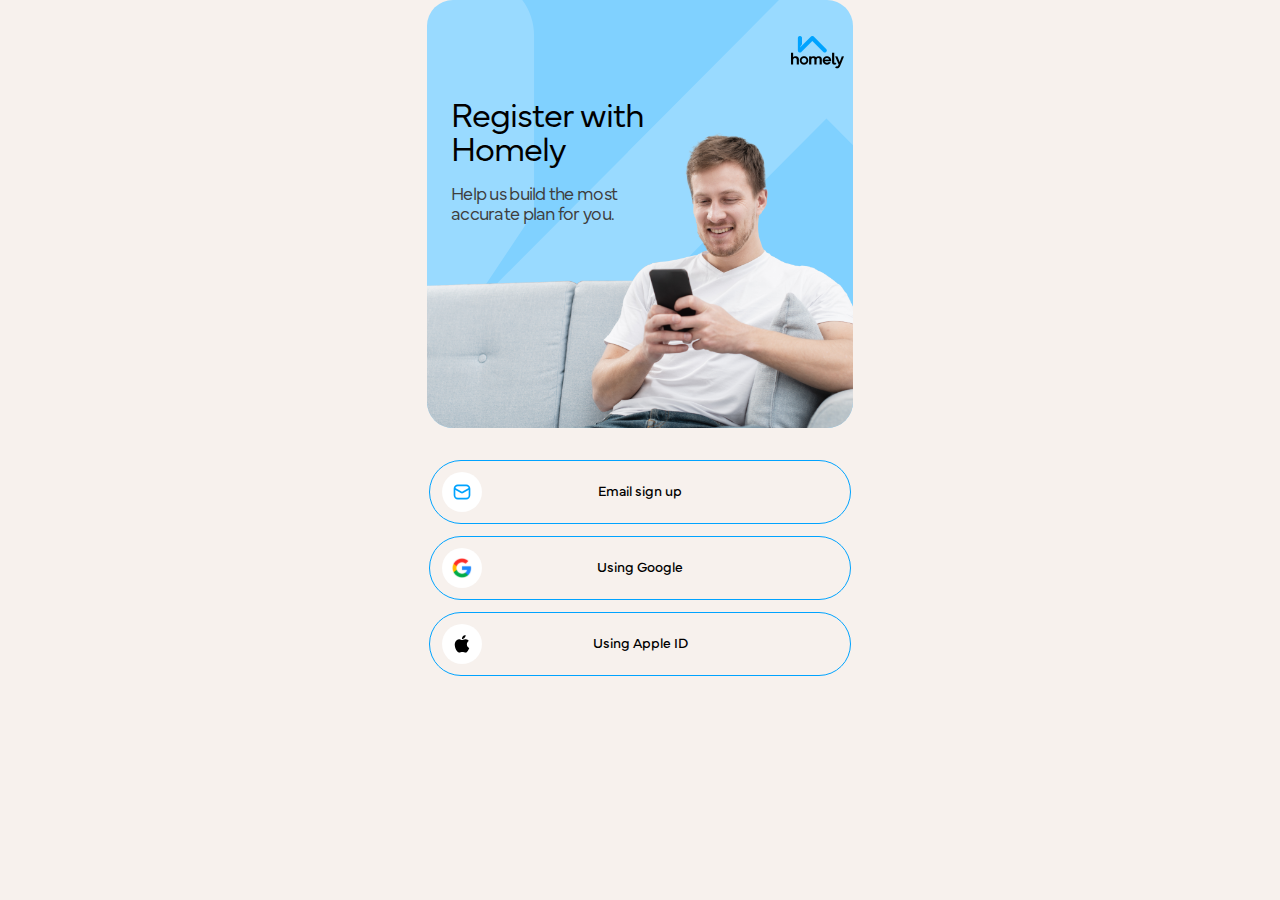
<file: signup/idpSelector.html>
<!DOCTYPE html>
<html>
  <head>
    <title>Choose your account</title>

    <meta charset="utf-8" />
    <meta http-equiv="X-UA-Compatible" content="IE=edge" />
    <meta name="viewport" content="width=device-width, initial-scale=1" />
    <!-- common css  start -->

    <style>
      @font-face {
        font-family: "Mundial";
        font-style: normal;
        font-weight: normal;
        font-display: swap;
        src: url("https://umesh-moonraft.github.io/fonts/Mundial-Regular.otf")
          format("opentype");
      }

      @font-face {
        font-family: "Mundial";
        font-style: normal;
        font-weight: 300;
        font-display: swap;
        src: url("https://umesh-moonraft.github.io/fonts/Mundial-Light.otf")
          format("opentype");
      }

      @font-face {
        font-family: "Mundial";
        font-style: normal;
        font-weight: 100;
        font-display: swap;
        src: url("https://umesh-moonraft.github.io/fonts/Mundial-Thin.otf")
          format("opentype");
      }
      @font-face {
        font-family: "Mundial";
        font-style: normal;
        font-weight: 600;
        font-display: swap;
        src: url("https://umesh-moonraft.github.io/fonts/Mundial-SemiBold.otf")
          format("opentype");
      }

      @font-face {
        font-family: "Mundial";
        src: url("https://umesh-moonraft.github.io/fonts/Mundial-Bold.otf")
          format("opentype");
        font-weight: bold;
        font-style: normal;
      }

      * {
        font-family: "Mundial", sans-serif;
        appearance: none;
      }

      html {
        --homely-sky: #00a3ff;
        --secondary-text: #3f3f3f;
        --grey: #d6d6d6;
        --light-sky: #80d1ff;
      }

      body {
        background-attachment: fixed;
        background-position: center;
        background-repeat: no-repeat;
        background-size: cover;
        text-align: left;
        display: flex;
        justify-content: center;
        margin: 0;
        padding: 0;
        color: #000;
        height: 100vh;
        background-color: #f7f1ed;
      }

      main {
        max-width: 470px;
        width: 100%;
        height: 100%;
        display: flex;
        flex-direction: column;
      }

      :focus-visible {
        outline: none;
      }

      button:focus-visible,
      button:focus,
      button:active,
      button:hover,
      button:active {
        outline: none;
      }

      .container {
        justify-content: center;
        display: flex;
        padding: 0;
      }

      .unified_container {
        padding: 0 24px;
        flex: 1;
      }

      ul {
        padding: 0;
        margin: 0;
      }
      ul li {
        list-style: none;
        margin: 0;
      }
      label {
        font-weight: 600;
      }

      a,
      a:focus {
        text-decoration: none;
        outline: none;
        font-size: 14px;
        font-weight: 300;
        line-height: 24px;
        letter-spacing: -0.03em;
        text-align: left;
        color: var(--secondary-text);
      }

      img[data-tenant-branding-background="true"] {
        width: 100%;
        height: 100%;
        object-fit: cover;
        z-index: 0;
        position: fixed;
        left: 0;
        overflow: hidden;
        top: 0;
      }
      div[data-tenant-branding-background-color="true"] {
        width: 100%;
        height: 100%;
        position: fixed;
        z-index: 0;
      }
      #api {
        margin: 0 auto;
      }
      .heading h1 {
        margin-bottom: 20px;
      }

      ul {
        padding: 0;
      }
      #simplemodal-container .simplemodal-data {
        padding: 5px 8px;
        overflow: hidden;
        background-color: #fff;
        border-radius: 3px;
        font-style: italic;
      }
      #LocalAccountSigninEmailExchange,
      #SignInWithLogonNameExchange {
        background-image: url(none);
        background-size: 10%;
        background-position-x: 95%;
        background-position-y: 50%;
        background-repeat: no-repeat;
        border-radius: 0.2rem;
        width: 100%;
        width: 100%;
        font-size: 1em;
        margin-left: auto;
      }

      .buttons button {
        touch-action: manipulation;
        user-select: none;
        white-space: nowrap;
        width: inherit;
        -moz-user-select: none;
        -ms-touch-action: manipulation;
        -ms-user-select: none;
        -webkit-user-select: none;

        display: block;
        border: none;
        font-size: 20px;
        font-weight: 400;
        line-height: 18px;
        letter-spacing: -0.03em;
        text-align: center;
        height: 64px;
        border-radius: 32px;
        background-color: var(--homely-sky);
        padding: 16px 24px;
        width: 100%;
        color: #000;
        cursor: pointer;
      }

      .buttons #continue:disabled,
      .buttons button[aria-disabled="true"] {
        color: #727272;
        background-color: #cccccc;
      }

      /* .buttons button:not([aria-disabled="true"]) {
  opacity: 1;
} */
      .buttons #cancel {
        display: none;
      }
      .buttons #cancel:hover {
        color: #000 !important;
      }
      .buttons #cancel:before {
        padding: 10px;
        vertical-align: sub;
        zoom: 90%;
        display: inline-block;
      }

      #attributeList ul li.EmailBox label,
      #attributeList ul li.Password label,
      #attributeList ul li.TextBox label {
        display: none !important;
      }

      #api .working {
        /* background: url([data-uri])
    no-repeat; */

        width: auto;
        height: 64px;
        background: url(https://umesh-moonraft.github.io/images/Spinner.svg)
          no-repeat;
        background-size: 64px;
        animation: spin 4s linear infinite;
        background-position: center bottom;
      }

      @keyframes spin {
        0% {
          transform: rotate(0deg);
        }
        100% {
          transform: rotate(360deg);
        }
      }

      #attributeList ul li .attrEntry .dropdown_single {
        height: 45px;
        width: 100%;
        margin-bottom: 15px;
        padding-left: 15px;
      }
      #attributeList ul li .attrEntry div#cpiminternal_dateOfBirth.date {
        margin-bottom: 15px;
        display: table;
        width: 100%;
      }
      #attributeList ul li .attrEntry div#cpiminternal_dateOfBirth.date select {
        display: table-cell;
        height: 45px;
        padding-left: 15px;
      }
      #attributeList
        ul
        li
        .attrEntry
        div#cpiminternal_dateOfBirth
        select#cpiminternal_dateOfBirth_day.day {
        margin-right: 3%;
        width: 23%;
      }
      #attributeList
        ul
        li
        .attrEntry
        div#cpiminternal_dateOfBirth
        select#cpiminternal_dateOfBirth_month.month {
        margin-right: 3%;
        width: 38%;
      }
      #attributeList
        ul
        li
        .attrEntry
        div#cpiminternal_dateOfBirth
        select#cpiminternal_dateOfBirth_year.year {
        width: 33%;
      }
      #attributeList ul li .helpLink {
        display: none;
      }

      input[type="password"] {
        appearance: none;
      }

      input {
        outline: 0;
        background-color: transparent !important;
        background-image: none !important;
        border-style: none;
        border-bottom: 1px solid var(--grey);
        color: var(--secondary-text);
        display: block;

        border-radius: 0;

        font-family: Mundial;
        font-size: 20px;
        font-weight: 300;
        line-height: 24px;
        letter-spacing: -0.03em;
        text-align: left;
        padding-block: 10px;
        padding-inline: 6px;
      }

      input.highlightError,
      input:invalid {
        border-color: #ec0000;
      }

      .error.show ~ input {
        border-color: #ec0000;
      }

      input::placeholder,
      input::-webkit-input-placeholder {
        color: var(--grey);
        font-family: Mundial;
        font-size: 20px;
        font-weight: 100;
        line-height: 24px;
        letter-spacing: -0.03em;
        text-align: left;
      }

      input:focus {
        border-style: none;
        border-bottom: 1px solid #000;
      }

      span.required {
        display: none;
      }

      .error {
        color: #ec0000;
        text-align: left;
        font-family: Mundial;
        font-size: 14px;
        font-weight: 100;
        line-height: 20px;
        letter-spacing: 0px;
        text-align: left;
      }

      .Password .attrEntry {
        height: auto !important;
      }

      .Password .error {
        min-height: 16px;
      }

      .verifying-modal {
        display: none;
      }
    </style>

    <!-- common css end -->

    <!-- header css start -->

    <style>
      header .logo {
        height: 38px;
        width: 64px;
        position: absolute;
        top: 32px;
        right: 4px;
      }

      header .title {
        font-size: 34px;
        font-weight: 300;
        line-height: 34px;
        letter-spacing: -0.03em;
        text-align: left;
        margin-top: 102px;
      }

      header {
        display: flex;
        padding: 0 22px;
      }

      header .outer-container {
        background-color: var(--light-sky);
        background-image: url("https://umesh-moonraft.github.io/images/auth_banner_background.svg");
        background-size: cover;
        height: 378px;
        border-radius: 26px;
        width: 100%;
        overflow: hidden;
        background-repeat: no-repeat;
      }

      header .container {
        height: 100%;
        position: relative;
        background: transparent;
        background-image: url("https://umesh-moonraft.github.io/images/auth_banner.png");
        background-repeat: no-repeat;
        background-position: bottom;
        background-size: contain;
        background-origin: padding-box;
        padding: 0 24px;
        justify-content: flex-start;
        flex-direction: column;
      }

      header span {
        display: block;
      }

      header .subtitle {
        font-size: 18px;
        font-weight: 300;
        line-height: 20px;
        letter-spacing: -0.04em;
        text-align: left;
        color: #3f3f3f;
        margin-top: 16px;
      }
    </style>

    <!-- header css end -->

    <style id="common">
      #AppleExchange::before,
      #AppleManagedExchange::before {
        background-image: url(https://umesh-moonraft.github.io/images/apple.svg);
      }

      #AppleExchange,
      #AppleManagedExchange {
        order: 2;
      }
      #GoogleExchange {
        order: 1;
      }
      #GoogleExchange::before {
        background-image: url(https://umesh-moonraft.github.io/images/google.svg);
      }

      #SignUpWithLogonEmailExchange::before {
        background-image: url(https://umesh-moonraft.github.io/images/mail.svg);
      }
    </style>

    <style>
      .unified_container #api {
        display: flex;
        flex-direction: column;
        margin: 0;
        width: 100%;
        height: 100%;
      }
      .unified_container #api .intro {
        display: none;
      }

      .unified_container #api .divider {
        display: none;
      }
      .unified_container #api .localAccount {
        position: relative;
        width: 100%;
      }
      .unified_container #api .localAccount .intro h2 {
        font-size: 20px;
        display: none;
      }

      .unified_container #api .localAccount .entry .buttons button {
        margin-top: 40px;
      }
      .forgot-password {
        text-align: left;
      }
      .forgot-password.center-height {
        position: absolute;
        right: 0;
        bottom: 0;
        clear: right;
        cursor: pointer;
        text-align: right;
      }

      .unified_container #api .localAccount .entry .entry-item {
        position: relative;
        width: 100%;
        padding-top: 6px;
        padding-bottom: 6px;
        display: block;
      }
      .unified_container #api .localAccount .entry .entry-item label {
        display: none;
      }
      .unified_container #api .localAccount .entry .entry-item input {
        outline: 0;
        background-color: transparent !important;
        background-image: none !important;
        border-style: none;
        border-bottom: 1px solid var(--grey);
        color: var(--secondary-text);
        display: inline-block;
        /* transition: border-color ease-in-out 0.15s, box-shadow ease-in-out 0.15s !important; */
        width: 100% !important;
        /* -o-transition: border-color ease-in-out 0.15s, */
        /* box-shadow ease-in-out 0.15s !important; */
        /* -webkit-transition: border-color ease-in-out 0.15s, */
        /* -webkit-box-shadow ease-in-out 0.15s !important; */

        font-family: Mundial;
        font-size: 20px;
        font-weight: 300;
        line-height: 24px;
        letter-spacing: -0.03em;
        text-align: left;
        padding-block: 6px;
        padding-inline: 4px;
      }

      .unified_container
        #api
        .localAccount
        .entry
        .entry-item
        input::placeholder,
      .unified_container
        #api
        .localAccount
        .entry
        .entry-item
        input::-webkit-input-placeholder {
        color: var(--grey);
        font-family: Mundial;
        font-size: 20px;
        font-weight: 100;
        line-height: 24px;
        letter-spacing: -0.03em;
        text-align: left;
      }

      .unified_container #api .localAccount .entry .entry-item #password {
        margin-bottom: 20px;
      }
      .unified_container #api .localAccount .entry .entry-item .password-label {
        text-align: left;
        height: 0;
        left: 0;
        width: 100%;
      }
      @keyframes slideInFromLeft {
        0% {
          opacity: 0;
          transform: translateX(-30%);
        }
        100% {
          opacity: 1;
          transform: translateX(0);
        }
      }
      .create {
        animation: 0.5s ease-out 0s 1 slideInFromLeft;
      }
      .unified_container
        #api
        .localAccount
        .entry
        .entry-item
        .password-label
        #forgotPassword {
        position: absolute;
        right: 0;
        bottom: 0;
        clear: right;
        cursor: pointer;
        text-align: right;
      }
      .unified_container #api .localAccount .rememberMe {
        position: relative;
        margin-top: -2.25rem;
        text-align: left;
        width: 16rem;
      }
      .unified_container #api .localAccount .rememberMe.align-to-left {
        margin-top: 1rem;
        text-align: left;
      }

      .unified_container #api .localAccount .create p {
        text-align: right;
        margin-top: 7rem;
        margin-right: -1.5rem;
      }
      .unified_container #api .claims-provider-list-text-links p {
        text-align: right;
        margin-top: 7rem;
      }
      .unified_container #api .localAccount .create #createAccount {
        border-radius: 0.2rem;
        display: inline-block;
        font-size: 1em;
        font-weight: 400;
        height: inherit;
        line-height: 1.3333333;
        padding: 10px 16px;
        text-align: center;
        touch-action: manipulation;
        user-select: none;
        white-space: nowrap;
        -moz-user-select: none;
        -ms-touch-action: manipulation;
        -ms-user-select: none;
        -webkit-user-select: none;
        width: auto;
        margin-top: -3rem;
        cursor: pointer;
      }
      .unified_container #api .social {
        display: flex;
        justify-content: space-between;
        align-items: center;
        order: 1;
        margin-top: 40px;
      }

      .unified_container #api .social .options {
        display: flex;
        gap: 16px;
      }
      .unified_container #api .accountButton {
        position: relative;
        display: block;
        height: 64px;
        overflow: hidden;
        padding: 0;
        font-size: 14px;
        font-weight: 400;
        line-height: 17px;
        letter-spacing: 0px;
        border: 1px solid #00a3ff;
        border-radius: 32px;
        width: 100%;
        cursor: pointer;
        background-color: transparent;
      }

      #api .accountButton::before {
        position: absolute;
        content: "";
        height: 40px;
        width: 40px;
        border-radius: 20px;
        background-color: white;
        left: 12px;
        top: 0;
        bottom: 0;
        margin: auto 0;
        background-position: center;
        background-repeat: no-repeat;
      }

      .claims-provider-list-text-links-bottom-under-form {
        text-align: right;
      }
      @media (max-width: 100%) {
        .unified_container {
          margin-top: auto;
          margin-bottom: auto;
          height: 550px;
        }
        .unified_container {
          padding: 15px 10px;
          margin-top: 20px;
        }
        .unified_container .companyName {
          display: none;
        }
        .unified_container .companyLogo {
          display: block;
        }
        .unified_container h3 {
          display: block;
        }
        .unified_container #api {
          width: auto;
        }
        .unified_container #api .social {
          top: 370px;
          width: auto;
        }
        .unified_container #api .social .options .accountButton {
          height: 40px;
        }
        .unified_container #api .social .options #FacebookExchange {
          background-size: 12px;
          background-position: 50% 75%;
          margin-bottom: 10px;
        }
        .unified_container #api .social .options #GoogleExchange {
          background-size: 20px;
          background-position: 50% 75%;
          margin-bottom: 10px;
        }
        .unified_container #api .social .options #TwitterExchange {
          background-size: 20px;
          background-position-x: 56px;
          background-position-y: 14px;
          margin-bottom: 10px;
        }
        .unified_container #api .localAccount {
          top: 20px;
        }
        .unified_container #api .localAccount .entry .entry-item {
          display: block;
          width: 100%;
          margin-bottom: 10px;
        }
        .unified_container
          #api
          .localAccount
          .entry
          .entry-item
          .password-label {
          top: 145px;
        }
        .unified_container
          #api
          .localAccount
          .entry
          .entry-item
          #logonIdentifier {
          height: 40px;
        }
        .unified_container #api .localAccount .entry .entry-item #password {
          height: 40px;
        }
        .unified_container #api .localAccount .entry .entry-item:nth-child(2) {
          width: auto;
          float: left;
        }
        .unified_container #api .localAccount .entry .buttons #next {
          width: auto;
          text-indent: -4px;
          height: 40px;
          line-height: 0;
          position: relative;
          bottom: 5px;
          left: 8px;
        }
      }
      @media screen and (max-width: 320px) {
        .unified_container
          #api
          .localAccount
          .entry
          .entry-item
          .password-label
          #forgotPassword {
          right: 0;
          bottom: 0;
        }
        .forgot-password.center-height {
          right: 0;
          bottom: 0;
        }
        .unified_container #api .localAccount .rememberMe {
          width: 50%;
        }
      }
      #simplemodal-overlay {
        background: #000;
      }
      #simplemodal-container {
        background: #fff;
        padding: 30px 20px 20px;
        text-align: left;
        -webkit-box-shadow: 0 0 30px 2px rgba(0, 0, 0, 0.5);
        -moz-box-shadow: 0 0 30px 2px rgba(0, 0, 0, 0.5);
        box-shadow: 0 0 30px 2px rgba(0, 0, 0, 0.5);
        overflow: hidden;
      }
      #simplemodal-container h2 {
        /* font-family: Arial, Helvetica, sans-serif; */
        color: #1c5b96;
        font-size: 20px;
        line-height: 26px;
        margin-bottom: 10px;
      }
      #simplemodal-container h1 {
        margin-bottom: 20px;
      }

      #api .intro p {
        text-align: left;
        font-size: 1.5em;
        margin: auto;
        margin-top: 1.5rem;
      }
      table {
        width: 40%;
        margin: auto;
      }
      .alert-modal {
        display: none;
      }

      #SignInWithLogonNameExchange {
        background-color: #fff;
        background-size: 10%;
        background-position-x: 2%;
        background-position-y: 50%;
        color: #296ec6;
        border-color: #296ec6;
        border-width: thin;
        border-style: solid;
        background-repeat: no-repeat;
        border-radius: 0.2rem;
        width: 100%;
        font-size: 1em;
        margin-left: auto;
        margin-bottom: 0;
      }

      #api .heading {
        display: none !important;
      }

      .entry,
      .localAccount {
        display: contents;
      }

      .unified_container #api .social .intro h2 {
        display: none;
      }

      #api .social .intro::before {
        content: "Or Log in with";
        color: var(--secondary-text);
        font-size: 20px;
        font-weight: 300;
        line-height: 24px;
        letter-spacing: -0.03em;
        text-align: left;
        margin: 0;
      }

      #api ul {
        display: flex;
        flex-direction: column;
        gap: 12px;
        margin-bottom: 0;
        margin-top: 32px;
      }

      #api ul li {
        display: contents;
      }

      header .outer-container {
        height: 428px;
      }

      header .container {
        background-image: url("https://umesh-moonraft.github.io/images/auth_banner_signup.png");
      }
    </style>

    <script defer>
      document.addEventListener("DOMContentLoaded", function () {
        document.getElementById("GoogleExchange").innerText = "Using Google";
        document.getElementById("AppleManagedExchange").innerText =
          "Using Apple ID";
        document.getElementById("SignUpWithLogonEmailExchange").innerText =
          "Email sign up";
      });
    </script>
  </head>
  <body>
    <main>
      <header>
        <div class="outer-container">
          <div class="container">
            <img
              class="logo"
              src="https://umesh-moonraft.github.io/images/homely_logo.png"
              alt="homely-logo"
            />
            <div class="title">
              <span>Register with</span>
              <span>Homely</span>
            </div>
            <div class="subtitle">
              <span>Help us build the most</span>
              <span>accurate plan for you.</span>
            </div>
          </div>
        </div>
      </header>
      <div class="container unified_container" role="presentation">
        <div id="api" data-name="IdpSelections" role="main">
          <div class="heading">
            <h1 role="heading">Sign in</h1>
          </div>
          <div class="intro">
            <p>Sign up</p>
          </div>
          <div role="form">
            <ul>
              <li>
                <button
                  class="accountButton"
                  id="GoogleExchange"
                  aria-label="Google"
                >
                  Google
                </button>
              </li>
              <li>
                <button
                  class="accountButton"
                  id="AppleManagedExchange"
                  aria-label="Apple"
                >
                  Apple
                </button>
              </li>
              <li>
                <button
                  class="accountButton"
                  id="SignUpWithLogonEmailExchange"
                  aria-label="Email signup"
                >
                  Email signup
                </button>
              </li>
            </ul>
            <div>
              <div></div>
            </div>
          </div>
        </div>
      </div>
    </main>
  </body>
</html>
</file>
